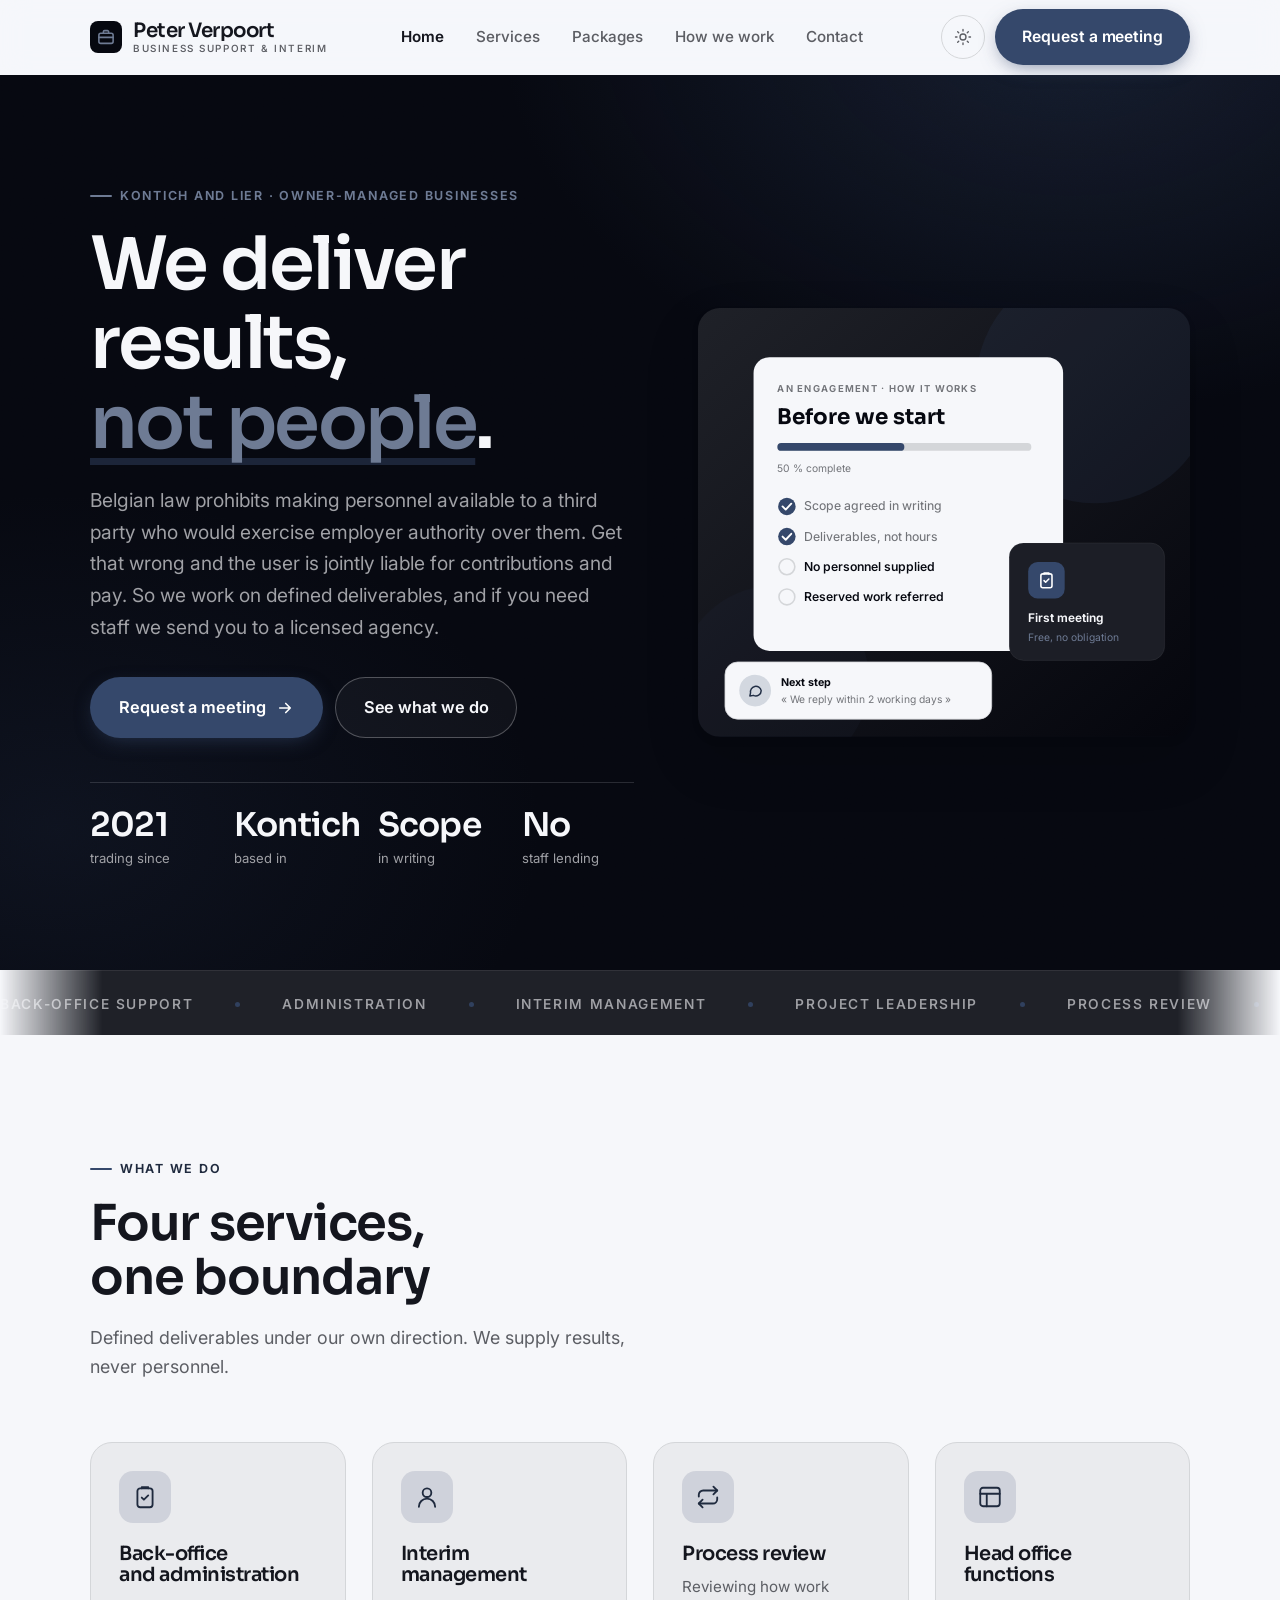
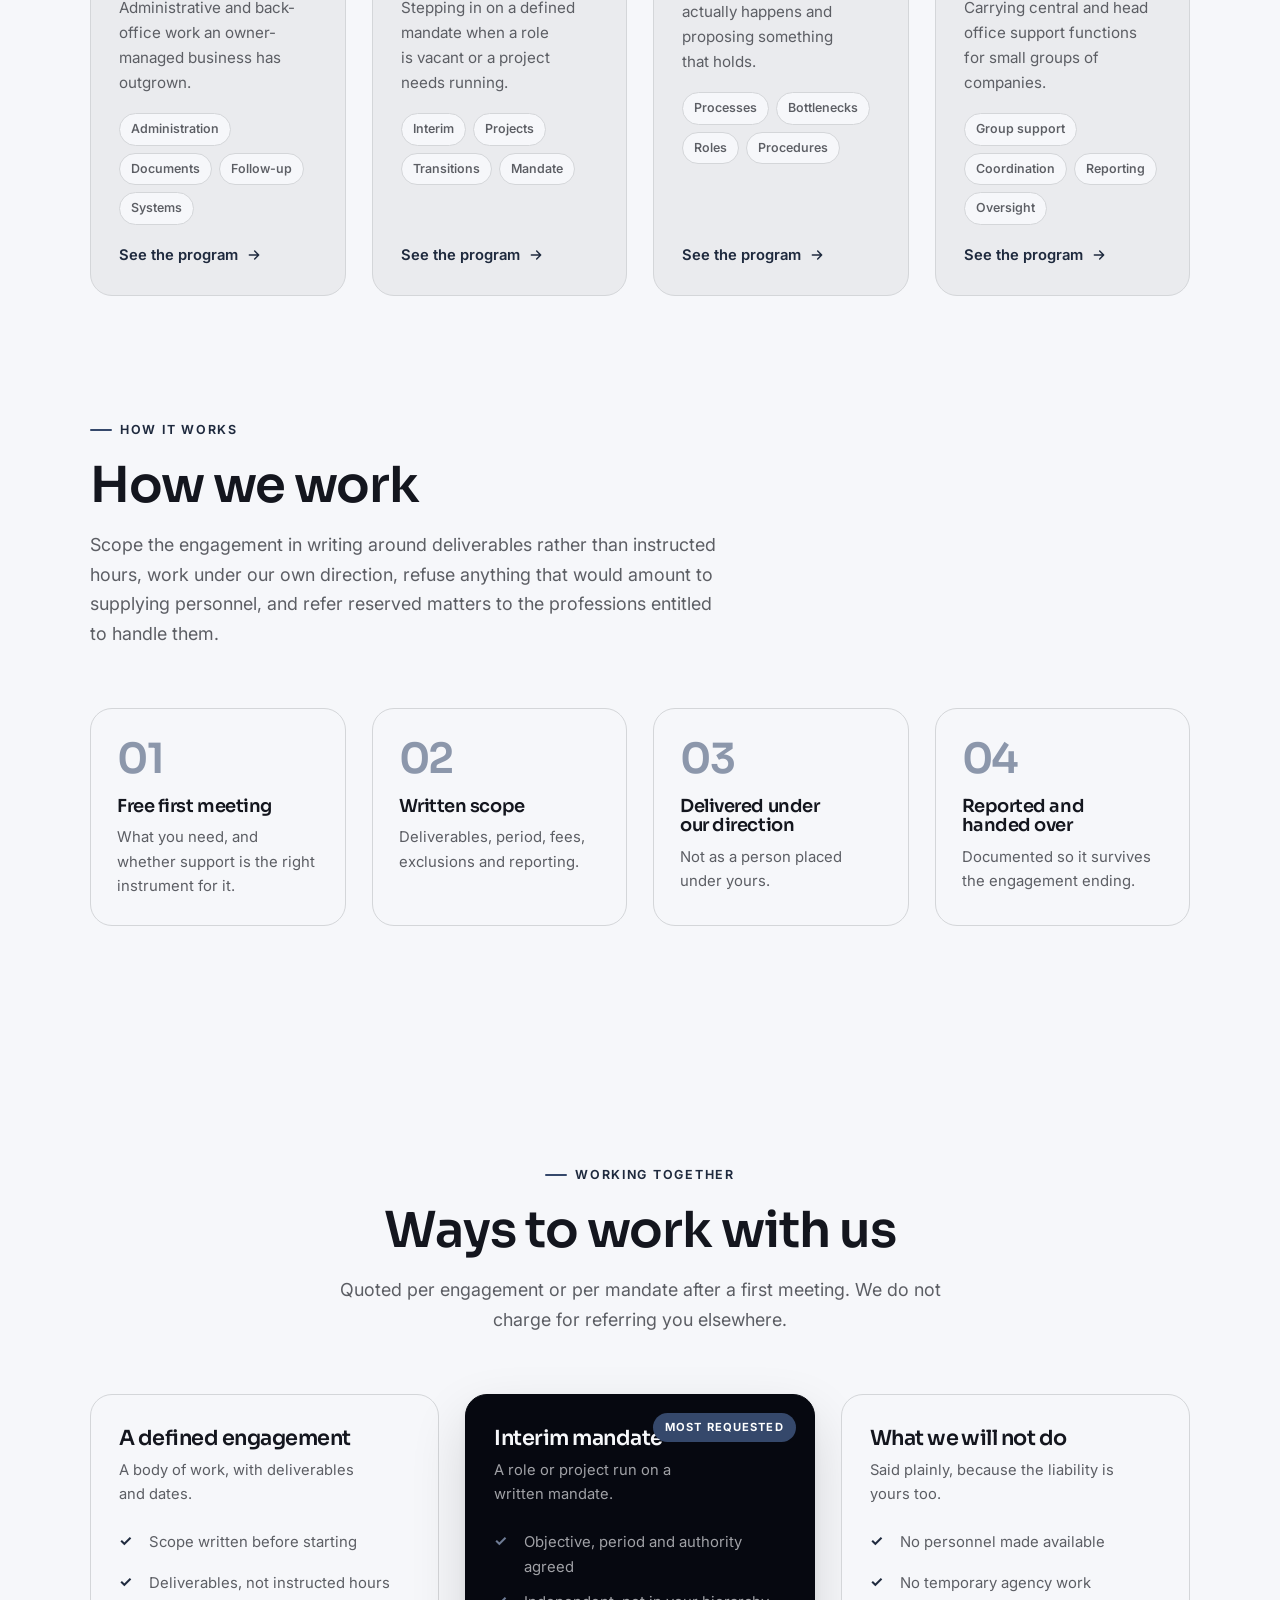
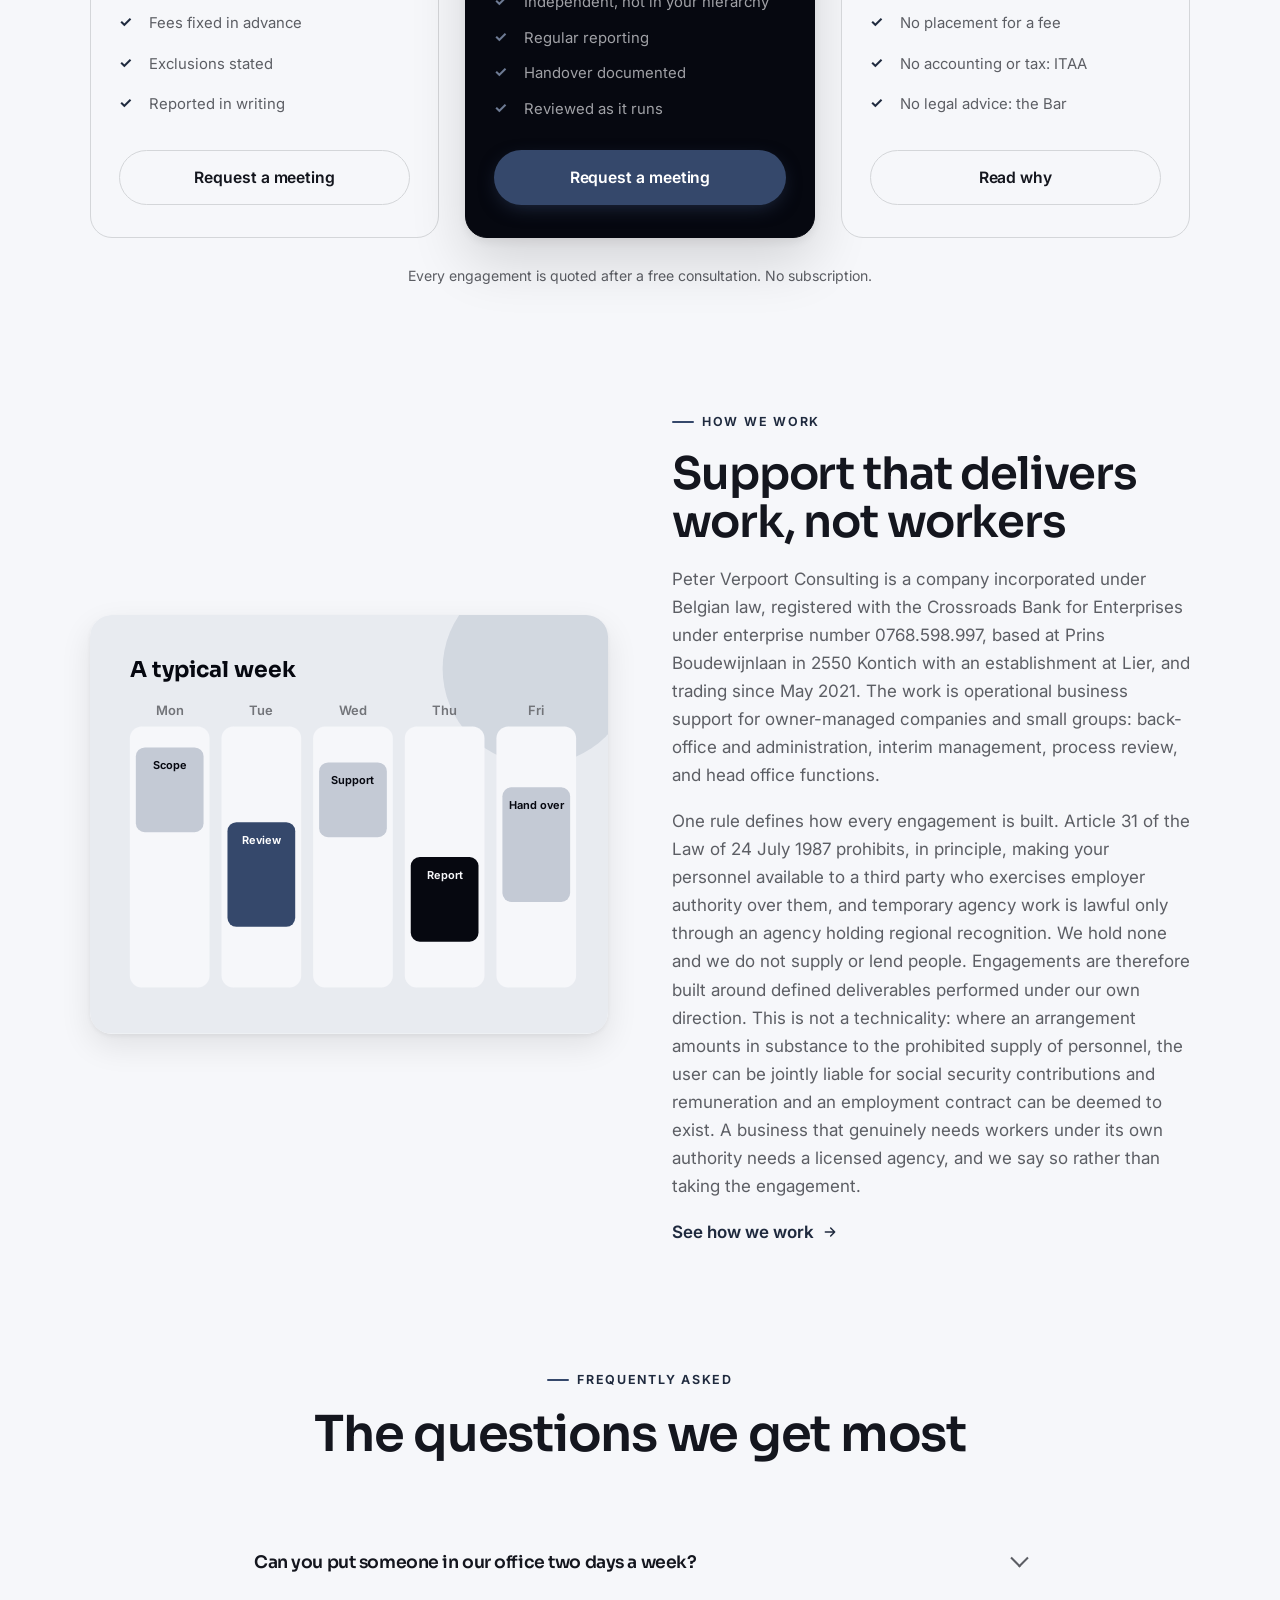
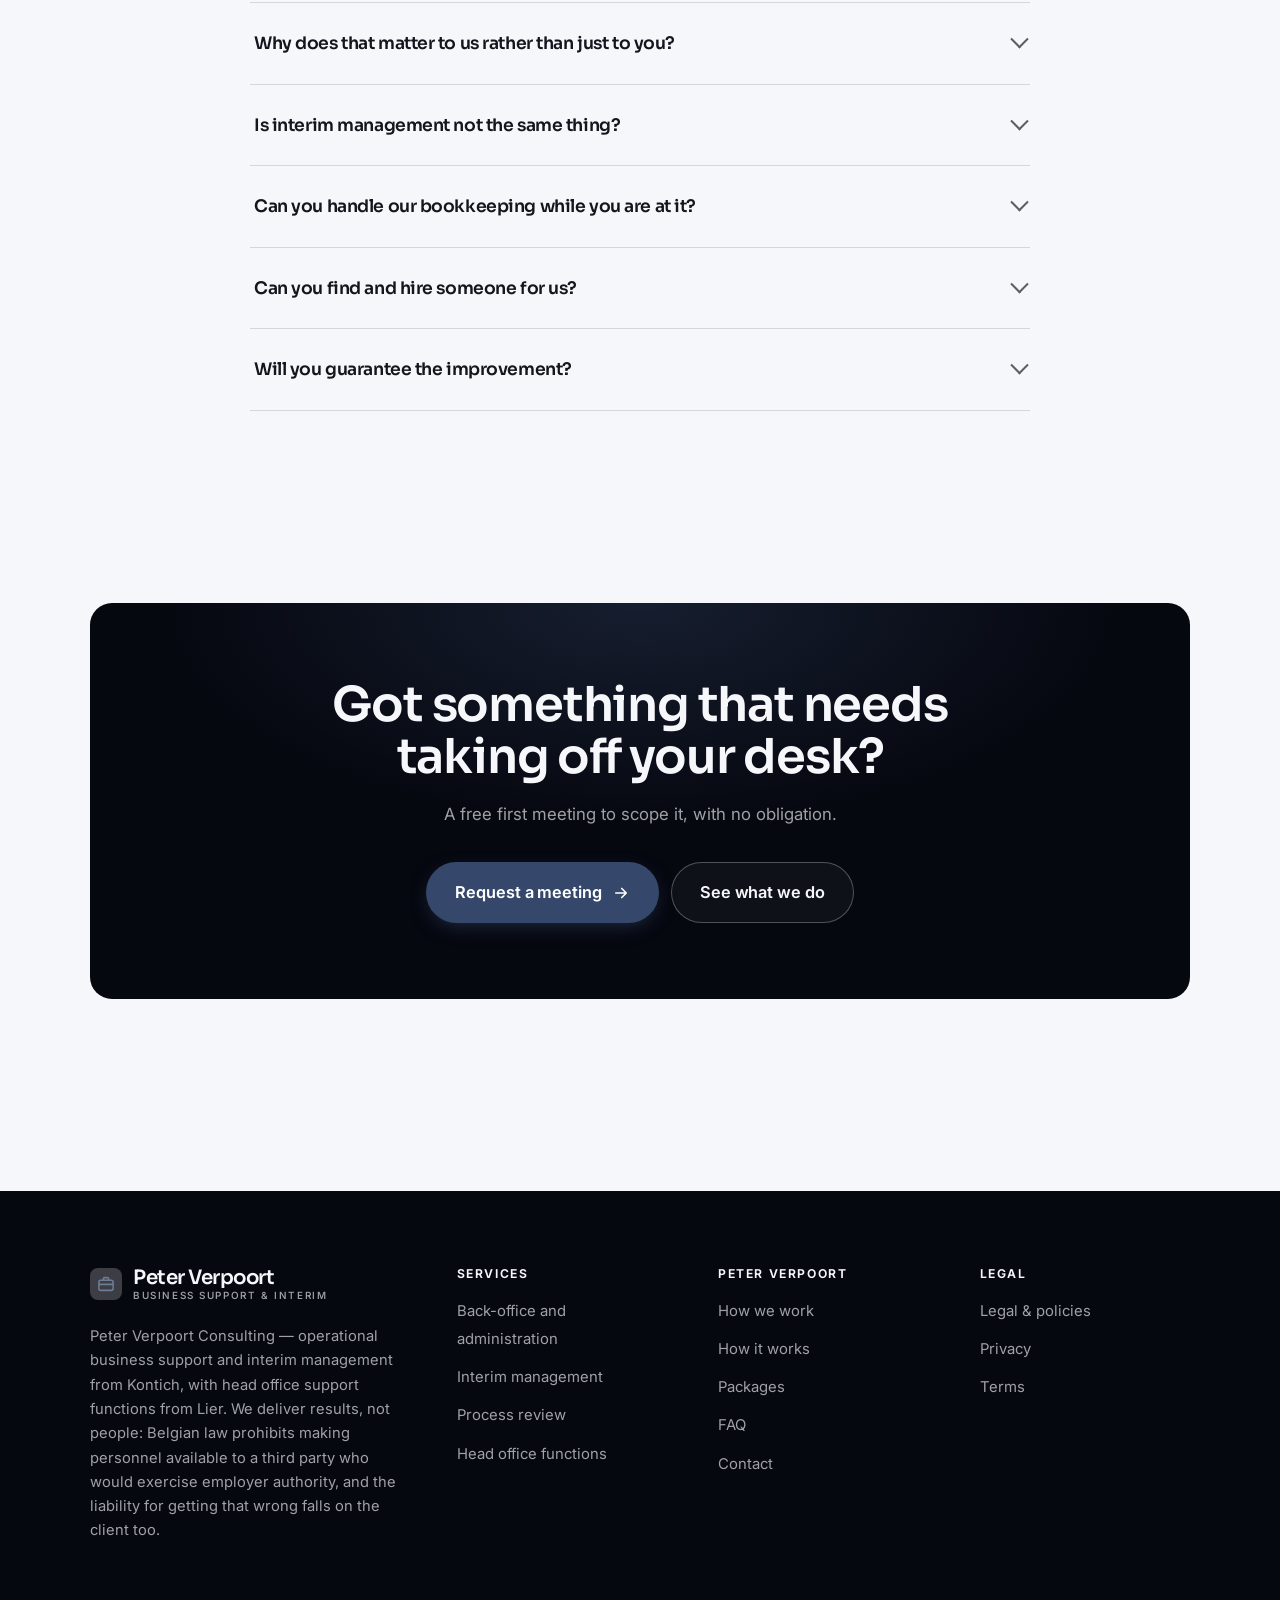
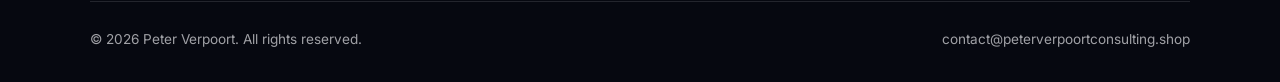
<file: index.html>
<!DOCTYPE html>
<html lang="en" class="no-js">
<head>
<meta charset="utf-8">
<meta name="viewport" content="width=device-width, initial-scale=1">
<title>Peter Verpoort Consulting — business support and interim, Kontich</title>
<meta name="description" content="Peter Verpoort Consulting, operational business support and interim management from Kontich: back-office support, interim management, process review, and head office functions.">
<link rel="canonical" href="https://peterverpoortconsulting.shop/">

<meta property="og:type" content="website">
<meta property="og:url" content="https://peterverpoortconsulting.shop/">
<meta property="og:site_name" content="Peter Verpoort">
<meta property="og:locale" content="en_US">
<meta property="og:title" content="Peter Verpoort Consulting — business support and interim, Kontich">
<meta property="og:description" content="Peter Verpoort Consulting, operational business support and interim management from Kontich: back-office support, interim management, process review, and head office functions.">
<meta name="theme-color" content="#060810">

<link rel="icon" href="assets/img/favicon.svg" type="image/svg+xml">
<link rel="preconnect" href="https://fonts.googleapis.com">
<link rel="preconnect" href="https://fonts.gstatic.com" crossorigin>
<link rel="stylesheet" href="https://fonts.googleapis.com/css2?family=Sora:wght@400;500;600;700&family=Inter:wght@400..700&display=swap">
<link rel="stylesheet" href="assets/css/style.css">

<!-- Thème appliqué avant le premier rendu (évite le flash) -->
<script>
document.documentElement.classList.remove('no-js');
(function(){try{var t=localStorage.getItem('site-theme');if(t){document.documentElement.setAttribute('data-theme',t);}}catch(e){}})();
</script>
<script type="application/ld+json">
{
  "@context": "https://schema.org",
  "@type": "Organization",
  "name": "Peter Verpoort",
  "url": "https://peterverpoortconsulting.shop/",
  "email": "contact@peterverpoortconsulting.shop",
  "description": "Peter Verpoort Consulting, operational business support and interim management from Kontich: back-office support, interim management, process review, and head office functions.",
  "areaServed": "US",
  "knowsLanguage": "en"
}
</script>
</head>

<body>
<a class="skip-link" href="#main">Skip to main content</a>

<header class="site-header">
  <nav class="wrap nav" aria-label="Main navigation">
    <a class="brand" href="index.html">
      <svg class="brand__mark" viewBox="0 0 64 64" aria-hidden="true">
        <rect class="bm-bg" width="64" height="64" rx="16"/>
        <g class="bm-ic" transform="translate(14 14) scale(1.5)" fill="none" stroke-width="2.1" stroke-linecap="round" stroke-linejoin="round"><rect x="2.5" y="7" width="19" height="13.5" rx="2.5"/><path d="M8.5 7V5a1.5 1.5 0 0 1 1.5-1.5h4A1.5 1.5 0 0 1 15.5 5v2M2.5 12.5h19"/></g>
      </svg>
      <span>Peter Verpoort<span class="brand__sub">BUSINESS SUPPORT &amp; INTERIM</span></span>
    </a>

    <ul class="nav__links" id="nav-links">
      <li><a href="index.html" aria-current="page">Home</a></li>
      <li><a href="programs.html">Services</a></li>
      <li><a href="index.html#pricing">Packages</a></li>
      <li><a href="about.html">How we work</a></li>
      <li><a href="contact.html">Contact</a></li>
      <li><a class="btn btn--primary" href="contact.html">Request a meeting</a></li>
    </ul>

    <div class="nav__cta">
      <button class="theme-toggle" type="button" aria-label="Switch to dark theme">
        <svg class="icon-sun" viewBox="0 0 24 24" fill="none" stroke="currentColor" stroke-width="1.8" stroke-linecap="round" aria-hidden="true"><circle cx="12" cy="12" r="4"/><path d="M12 2v2m0 16v2M2 12h2m16 0h2M4.9 4.9l1.4 1.4m11.4 11.4 1.4 1.4M19.1 4.9l-1.4 1.4M6.3 17.7l-1.4 1.4"/></svg>
        <svg class="icon-moon" viewBox="0 0 24 24" fill="none" stroke="currentColor" stroke-width="1.8" stroke-linecap="round" stroke-linejoin="round" aria-hidden="true"><path d="M21 12.8A9 9 0 1 1 11.2 3a7 7 0 0 0 9.8 9.8z"/></svg>
      </button>
      <a class="btn btn--primary" href="contact.html">Request a meeting</a>
      <button class="nav__toggle" type="button" aria-expanded="false" aria-controls="nav-links" aria-label="Open menu">
        <svg class="icon-open" viewBox="0 0 24 24" fill="none" stroke="currentColor" stroke-width="2" stroke-linecap="round" aria-hidden="true"><path d="M3 6h18M3 12h18M3 18h18"/></svg>
        <svg class="icon-close" viewBox="0 0 24 24" fill="none" stroke="currentColor" stroke-width="2" stroke-linecap="round" aria-hidden="true"><path d="M6 6l12 12M18 6L6 18"/></svg>
      </button>
    </div>
  </nav>
</header>

<main id="main">

<section class="hero">
  <div class="wrap hero__inner">
    <div>
      <span class="eyebrow hero__eyebrow">Kontich and Lier · Owner-managed businesses</span>
      <h1>We deliver results,<br> <em>not people</em>.</h1>
      <p class="hero__lede">Belgian law prohibits making personnel available to a third party who would exercise employer authority over them. Get that wrong and the user is jointly liable for contributions and pay. So we work on defined deliverables, and if you need staff we send you to a licensed agency.</p>

      <div class="hero__actions">
        <a class="btn btn--primary btn--lg" href="contact.html">Request a meeting <svg viewBox="0 0 24 24" fill="none" stroke="currentColor" stroke-width="2.2" stroke-linecap="round" stroke-linejoin="round" aria-hidden="true"><path d="M5 12h14M13 6l6 6-6 6"/></svg></a>
        <a class="btn btn--on-dark btn--lg" href="programs.html">See what we do</a>
      </div>

      <ul class="hero__proof">
        <li><span class="stat__num">2021</span><span class="stat__label">trading since</span></li>
        <li><span class="stat__num">Kontich</span><span class="stat__label">based in</span></li>
        <li><span class="stat__num">Scope</span><span class="stat__label">in writing</span></li>
        <li><span class="stat__num">No</span><span class="stat__label">staff lending</span></li>
      </ul>
    </div>

    <div class="hero__art">
      <svg viewBox="0 0 620 540" role="img" aria-label="How an engagement with Peter Verpoort Consulting works, from written scope to delivered results.">
        <defs>
          <linearGradient id="hbg" x1="0" y1="0" x2="1" y2="1">
            <stop offset="0" stop-color="#1f2128"/><stop offset="1" stop-color="#05060d"/>
          </linearGradient>
        </defs>
        <rect width="620" height="540" rx="22" fill="url(#hbg)"/>
        <circle cx="500" cy="96" r="150" fill="#35486b" opacity=".16"/>
        <circle cx="96" cy="470" r="120" fill="#35486b" opacity=".08"/>

        <g style="font-family: var(--font-body)">
          <!-- Carte programme -->
          <rect x="70" y="62" width="390" height="370" rx="20" fill="#f6f7fa"/>
          <text x="100" y="106" font-size="12" font-weight="650" letter-spacing="1.6" fill="#727479">AN ENGAGEMENT · HOW IT WORKS</text>
          <text x="100" y="146" font-size="27" font-weight="700" fill="#060810" style="font-family: var(--font-display)">Before we start</text>
          <rect x="100" y="170" width="320" height="10" rx="5" fill="#d4d6d9"/>
          <rect x="100" y="170" width="160" height="10" rx="5" fill="#35486b"/>
          <text x="100" y="206" font-size="13" fill="#727479">50 % complete</text>
          <circle cx="112" cy="250" r="11" fill="#35486b"/><path d="M106.5 250l4 4 7-7.5" fill="none" stroke="#ffffff" stroke-width="2.4" stroke-linecap="round" stroke-linejoin="round"/><text x="134" y="255" font-size="15.5" fill="#727479" font-weight="450">Scope agreed in writing</text>
          <circle cx="112" cy="288" r="11" fill="#35486b"/><path d="M106.5 288l4 4 7-7.5" fill="none" stroke="#ffffff" stroke-width="2.4" stroke-linecap="round" stroke-linejoin="round"/><text x="134" y="293" font-size="15.5" fill="#727479" font-weight="450">Deliverables, not hours</text>
          <circle cx="112" cy="326" r="10" fill="none" stroke="#d4d6d9" stroke-width="2"/><text x="134" y="331" font-size="15.5" fill="#060810" font-weight="560">No personnel supplied</text>
          <circle cx="112" cy="364" r="10" fill="none" stroke="#d4d6d9" stroke-width="2"/><text x="134" y="369" font-size="15.5" fill="#060810" font-weight="560">Reserved work referred</text>

          <!-- Carte séance -->
          <rect x="392" y="296" width="196" height="148" rx="18" fill="#1c1e26" stroke="#ffffff" stroke-opacity=".08"/>
          <rect x="416" y="320" width="46" height="46" rx="12" fill="#35486b"/>
          <g transform="translate(427 331)" fill="none" stroke="#ffffff" color="#ffffff" stroke-width="2" stroke-linecap="round" stroke-linejoin="round"><rect x="5" y="4" width="14" height="17.5" rx="2.5"/><path d="M9 4V3h6v1M9 12.5l2 2 4-4"/></g>
          <text x="416" y="396" font-size="15" font-weight="650" fill="#f6f7fa">First meeting</text>
          <text x="416" y="420" font-size="13" fill="#6e7b94">Free, no obligation</text>

          <!-- Retour du coach -->
          <rect x="34" y="446" width="336" height="72" rx="16" fill="#f6f7fa" stroke="#d4d6d9"/>
          <circle cx="72" cy="482" r="20" fill="#d3d8e0"/>
          <g transform="translate(62 472) scale(.84)" fill="none" stroke="#222f46" stroke-width="2.2" stroke-linecap="round" stroke-linejoin="round"><path d="M21 12a8 8 0 0 1-11.6 7.1L4 20l1-4.6A8 8 0 1 1 21 12z"/></g>
          <text x="104" y="476" font-size="13.5" font-weight="700" fill="#060810">Next step</text>
          <text x="104" y="498" font-size="13" fill="#727479">« We reply within 2 working days »</text>
        </g>
      </svg>
    </div>
  </div>
</section>

<div class="marquee" aria-hidden="true">
  <div class="marquee__track"><span>Back-office support</span><span>Administration</span><span>Interim management</span><span>Project leadership</span><span>Process review</span><span>Head office functions</span><span>Written scope</span><span>Deliverables</span><span>No staff supplied</span><span>Reserved work referred</span><span>Back-office support</span><span>Administration</span><span>Interim management</span><span>Project leadership</span><span>Process review</span><span>Head office functions</span><span>Written scope</span><span>Deliverables</span><span>No staff supplied</span><span>Reserved work referred</span></div>
</div>

<section class="section wrap" id="programs">
  <div class="section-head reveal">
    <span class="eyebrow">What we do</span>
    <h2>Four services, one boundary</h2>
    <p>Defined deliverables under our own direction. We supply results, never personnel.</p>
  </div>
  <div class="grid grid--4 reveal-group">
    <a class="card" href="programs.html#backoffice">
      <div class="card__icon"><svg viewBox="0 0 24 24" fill="none" stroke="currentColor" stroke-width="1.7" stroke-linecap="round" stroke-linejoin="round" aria-hidden="true"><rect x="5" y="4" width="14" height="17.5" rx="2.5"/><path d="M9 4V3h6v1M9 12.5l2 2 4-4"/></svg></div>
      <h3>Back-office and administration</h3>
      <p>Administrative and back-office work an owner-managed business has outgrown.</p>
      <ul class="tags"><li>Administration</li><li>Documents</li><li>Follow-up</li><li>Systems</li></ul>
      <span class="arrow-link">See the program <svg viewBox="0 0 24 24" fill="none" stroke="currentColor" stroke-width="2.2" stroke-linecap="round" stroke-linejoin="round" aria-hidden="true"><path d="M5 12h14M13 6l6 6-6 6"/></svg></span>
    </a>
    <a class="card" href="programs.html#interim">
      <div class="card__icon"><svg viewBox="0 0 24 24" fill="none" stroke="currentColor" stroke-width="1.7" stroke-linecap="round" stroke-linejoin="round" aria-hidden="true"><circle cx="12" cy="8" r="4"/><path d="M4.5 21a7.5 7.5 0 0 1 15 0"/></svg></div>
      <h3>Interim management</h3>
      <p>Stepping in on a defined mandate when a role is vacant or a project needs running.</p>
      <ul class="tags"><li>Interim</li><li>Projects</li><li>Transitions</li><li>Mandate</li></ul>
      <span class="arrow-link">See the program <svg viewBox="0 0 24 24" fill="none" stroke="currentColor" stroke-width="2.2" stroke-linecap="round" stroke-linejoin="round" aria-hidden="true"><path d="M5 12h14M13 6l6 6-6 6"/></svg></span>
    </a>
    <a class="card" href="programs.html#process">
      <div class="card__icon"><svg viewBox="0 0 24 24" fill="none" stroke="currentColor" stroke-width="1.7" stroke-linecap="round" stroke-linejoin="round" aria-hidden="true"><path d="M17 2.5l3.5 3.5L17 9.5"/><path d="M3.5 11.5V10A4 4 0 0 1 7.5 6h13M7 21.5 3.5 18 7 14.5"/><path d="M20.5 12.5V14a4 4 0 0 1-4 4h-13"/></svg></div>
      <h3>Process review</h3>
      <p>Reviewing how work actually happens and proposing something that holds.</p>
      <ul class="tags"><li>Processes</li><li>Bottlenecks</li><li>Roles</li><li>Procedures</li></ul>
      <span class="arrow-link">See the program <svg viewBox="0 0 24 24" fill="none" stroke="currentColor" stroke-width="2.2" stroke-linecap="round" stroke-linejoin="round" aria-hidden="true"><path d="M5 12h14M13 6l6 6-6 6"/></svg></span>
    </a>
    <a class="card" href="programs.html#headoffice">
      <div class="card__icon"><svg viewBox="0 0 24 24" fill="none" stroke="currentColor" stroke-width="1.7" stroke-linecap="round" stroke-linejoin="round" aria-hidden="true"><rect x="3" y="3.5" width="18" height="17" rx="2.5"/><path d="M3 9h18M9 9v11.5"/></svg></div>
      <h3>Head office functions</h3>
      <p>Carrying central and head office support functions for small groups of companies.</p>
      <ul class="tags"><li>Group support</li><li>Coordination</li><li>Reporting</li><li>Oversight</li></ul>
      <span class="arrow-link">See the program <svg viewBox="0 0 24 24" fill="none" stroke="currentColor" stroke-width="2.2" stroke-linecap="round" stroke-linejoin="round" aria-hidden="true"><path d="M5 12h14M13 6l6 6-6 6"/></svg></span>
    </a>
  </div>
</section>

<section class="section section--flush wrap" id="how-it-works">
  <div class="section-head reveal">
    <span class="eyebrow">How it works</span>
    <h2>How we work</h2>
    <p>Scope the engagement in writing around deliverables rather than instructed hours, work under our own direction, refuse anything that would amount to supplying personnel, and refer reserved matters to the professions entitled to handle them.</p>
  </div>
  <div class="grid grid--4 steps reveal-group">
    <article class="step">
      <h3>Free first meeting</h3>
      <p>What you need, and whether support is the right instrument for it.</p>
    </article>
    <article class="step">
      <h3>Written scope</h3>
      <p>Deliverables, period, fees, exclusions and reporting.</p>
    </article>
    <article class="step">
      <h3>Delivered under our direction</h3>
      <p>Not as a person placed under yours.</p>
    </article>
    <article class="step">
      <h3>Reported and handed over</h3>
      <p>Documented so it survives the engagement ending.</p>
    </article>
  </div>
</section>

<section class="section wrap" id="pricing">
  <div class="section-head section-head--center reveal">
    <span class="eyebrow">Working together</span>
    <h2>Ways to work with us</h2>
    <p>Quoted per engagement or per mandate after a first meeting. We do not charge for referring you elsewhere.</p>
  </div>
  <div class="grid grid--3 plans reveal-group">
    <article class="plan">
      
      <h3>A defined engagement</h3>
      <p class="plan__desc">A body of work, with deliverables and dates.</p>
      
      <ul class="plan__features">
        <li>Scope written before starting</li>
        <li>Deliverables, not instructed hours</li>
        <li>Fees fixed in advance</li>
        <li>Exclusions stated</li>
        <li>Reported in writing</li>
      </ul>
      <a class="btn btn--ghost btn--block" href="contact.html">Request a meeting</a>
    </article>
    <article class="plan plan--featured">
      <span class="plan__tag">Most requested</span>
      <h3>Interim mandate</h3>
      <p class="plan__desc">A role or project run on a written mandate.</p>
      
      <ul class="plan__features">
        <li>Objective, period and authority agreed</li>
        <li>Independent, not in your hierarchy</li>
        <li>Regular reporting</li>
        <li>Handover documented</li>
        <li>Reviewed as it runs</li>
      </ul>
      <a class="btn btn--primary btn--block" href="contact.html">Request a meeting</a>
    </article>
    <article class="plan">
      
      <h3>What we will not do</h3>
      <p class="plan__desc">Said plainly, because the liability is yours too.</p>
      
      <ul class="plan__features">
        <li>No personnel made available</li>
        <li>No temporary agency work</li>
        <li>No placement for a fee</li>
        <li>No accounting or tax: ITAA</li>
        <li>No legal advice: the Bar</li>
      </ul>
      <a class="btn btn--ghost btn--block" href="contact.html">Read why</a>
    </article>
  </div>
  <p class="plans-note">Every engagement is quoted after a free consultation. No subscription.</p>
</section>

<section class="section section--flush wrap">
  <div class="split reveal">
    <div class="split__art">
      <svg viewBox="0 0 520 420" role="img" aria-label="Example of a typical week: Scope, Review, Support, Report, Hand over.">
        <rect width="520" height="420" rx="20" fill="#e8ebf0"/>
        <circle cx="450" cy="54" r="96" fill="#35486b" opacity=".12"/>
        <g style="font-family: var(--font-body)">
        <text x="40" y="62" font-size="22" font-weight="700" fill="#060810" style="font-family: var(--font-display)">A typical week</text>
        <text x="80" y="100" text-anchor="middle" font-size="13" font-weight="600" fill="#727479">Mon</text>
        <rect x="40" y="112" width="80" height="262" rx="12" fill="#f6f7fa"/>
        <rect x="46" y="133" width="68" height="85" rx="9" fill="#c4cad5"/>
        <text x="80" y="155" text-anchor="middle" font-size="11" font-weight="650" fill="#060810">Scope</text>
        <text x="172" y="100" text-anchor="middle" font-size="13" font-weight="600" fill="#727479">Tue</text>
        <rect x="132" y="112" width="80" height="262" rx="12" fill="#f6f7fa"/>
        <rect x="138" y="208" width="68" height="105" rx="9" fill="#35486b"/>
        <text x="172" y="230" text-anchor="middle" font-size="11" font-weight="650" fill="#ffffff">Review</text>
        <text x="264" y="100" text-anchor="middle" font-size="13" font-weight="600" fill="#727479">Wed</text>
        <rect x="224" y="112" width="80" height="262" rx="12" fill="#f6f7fa"/>
        <rect x="230" y="148" width="68" height="75" rx="9" fill="#c4cad5"/>
        <text x="264" y="170" text-anchor="middle" font-size="11" font-weight="650" fill="#060810">Support</text>
        <text x="356" y="100" text-anchor="middle" font-size="13" font-weight="600" fill="#727479">Thu</text>
        <rect x="316" y="112" width="80" height="262" rx="12" fill="#f6f7fa"/>
        <rect x="322" y="243" width="68" height="85" rx="9" fill="#060810"/>
        <text x="356" y="265" text-anchor="middle" font-size="11" font-weight="650" fill="#f6f7fa">Report</text>
        <text x="448" y="100" text-anchor="middle" font-size="13" font-weight="600" fill="#727479">Fri</text>
        <rect x="408" y="112" width="80" height="262" rx="12" fill="#f6f7fa"/>
        <rect x="414" y="173" width="68" height="115" rx="9" fill="#c4cad5"/>
        <text x="448" y="195" text-anchor="middle" font-size="11" font-weight="650" fill="#060810">Hand over</text>
        </g>
      </svg>
    </div>
    <div>
      <span class="eyebrow">How we work</span>
      <h2>Support that delivers work, not workers</h2>
      <p>Peter Verpoort Consulting is a company incorporated under Belgian law, registered with the Crossroads Bank for Enterprises under enterprise number 0768.598.997, based at Prins Boudewijnlaan in 2550 Kontich with an establishment at Lier, and trading since May 2021. The work is operational business support for owner-managed companies and small groups: back-office and administration, interim management, process review, and head office functions.</p>
      <p>One rule defines how every engagement is built. Article 31 of the Law of 24 July 1987 prohibits, in principle, making your personnel available to a third party who exercises employer authority over them, and temporary agency work is lawful only through an agency holding regional recognition. We hold none and we do not supply or lend people. Engagements are therefore built around defined deliverables performed under our own direction. This is not a technicality: where an arrangement amounts in substance to the prohibited supply of personnel, the user can be jointly liable for social security contributions and remuneration and an employment contract can be deemed to exist. A business that genuinely needs workers under its own authority needs a licensed agency, and we say so rather than taking the engagement.</p>
      <p><a class="arrow-link" href="about.html">See how we work <svg viewBox="0 0 24 24" fill="none" stroke="currentColor" stroke-width="2.2" stroke-linecap="round" stroke-linejoin="round" aria-hidden="true"><path d="M5 12h14M13 6l6 6-6 6"/></svg></a></p>
    </div>
  </div>
</section>

<section class="section section--flush wrap" id="faq">
  <div class="section-head section-head--center reveal">
    <span class="eyebrow">Frequently asked</span>
    <h2>The questions we get most</h2>
  </div>
  <div class="faq reveal">
    <details>
      <summary>Can you put someone in our office two days a week?</summary>
      <p>Not as a person working under your instruction, no. That would be making personnel available to a third party exercising employer authority, which Article 31 of the Law of 24 July 1987 prohibits outside licensed temporary agency work. What we can do is take a defined body of work and deliver it under our own direction. If what you need is genuinely a pair of hands under your supervision, you need a licensed agency and we will point you to one.</p>
    </details>
    <details>
      <summary>Why does that matter to us rather than just to you?</summary>
      <p>Because the liability runs both ways. Where personnel are unlawfully made available, the user of those workers can be held jointly and severally liable for social security contributions and remuneration, and an employment contract can be deemed to exist between the user and the worker. A supplier who is relaxed about the distinction is exposing you, not only itself.</p>
    </details>
    <details>
      <summary>Is interim management not the same thing?</summary>
      <p>Not when it is structured properly. An interim mandate is a defined assignment performed by an independent undertaking: an objective, a period, an agreed authority and a reporting line, with us retaining the organisation of our own work. What makes it different from employment or staff supply is precisely that structure, which is why we write it down rather than agreeing it in a conversation.</p>
    </details>
    <details>
      <summary>Can you handle our bookkeeping while you are at it?</summary>
      <p>No. Keeping books, preparing annual accounts and giving tax advice are reserved in Belgium to professionals registered with the ITAA. We work from your figures and alongside your accountant, but we do not produce them and we do not advise on tax. The same applies to legal questions, which belong to a lawyer, and to anything touching investments, which needs FSMA authorisation.</p>
    </details>
    <details>
      <summary>Can you find and hire someone for us?</summary>
      <p>We can help you define the role, the process and how to assess candidates. We cannot place a candidate in employment for a fee, which requires recognition from the Region that we do not hold. The actual recruitment goes to a licensed agency, and that is a sentence worth hearing from a supplier rather than discovering afterwards.</p>
    </details>
    <details>
      <summary>Will you guarantee the improvement?</summary>
      <p>No, and a guarantee there should make you suspicious. We answer for the work, the reasoning and the deliverables. Whether the business improves depends on decisions you take and on execution by your people, neither of which is ours to control. We write our assumptions down so you can argue with them.</p>
    </details>
  </div>
</section>

<section class="wrap section--tight">
  <div class="cta-band reveal">
    <h2>Got something that needs taking off your desk?</h2>
    <p>A free first meeting to scope it, with no obligation.</p>
    <div class="hero__actions">
      <a class="btn btn--primary btn--lg" href="contact.html">Request a meeting <svg viewBox="0 0 24 24" fill="none" stroke="currentColor" stroke-width="2.2" stroke-linecap="round" stroke-linejoin="round" aria-hidden="true"><path d="M5 12h14M13 6l6 6-6 6"/></svg></a>
      <a class="btn btn--on-dark btn--lg" href="programs.html">See what we do</a>
    </div>
  </div>
</section>

</main>

<footer class="site-footer">
  <div class="wrap">
    <div class="footer__grid">
      <div class="footer__brand">
        <a class="brand" href="index.html">
          <svg class="brand__mark" viewBox="0 0 64 64" aria-hidden="true">
        <rect class="bm-bg" width="64" height="64" rx="16"/>
        <g class="bm-ic" transform="translate(14 14) scale(1.5)" fill="none" stroke-width="2.1" stroke-linecap="round" stroke-linejoin="round"><rect x="2.5" y="7" width="19" height="13.5" rx="2.5"/><path d="M8.5 7V5a1.5 1.5 0 0 1 1.5-1.5h4A1.5 1.5 0 0 1 15.5 5v2M2.5 12.5h19"/></g>
      </svg>
          <span>Peter Verpoort<span class="brand__sub">BUSINESS SUPPORT &amp; INTERIM</span></span>
        </a>
        <p>Peter Verpoort Consulting — operational business support and interim management from Kontich, with head office support functions from Lier. We deliver results, not people: Belgian law prohibits making personnel available to a third party who would exercise employer authority, and the liability for getting that wrong falls on the client too.</p>
      </div>

      <div class="footer__col">
        <h4>Services</h4>
        <ul>
          <li><a href="programs.html#backoffice">Back-office and administration</a></li>
          <li><a href="programs.html#interim">Interim management</a></li>
          <li><a href="programs.html#process">Process review</a></li>
          <li><a href="programs.html#headoffice">Head office functions</a></li>
        </ul>
      </div>

      <div class="footer__col">
        <h4>Peter Verpoort</h4>
        <ul>
          <li><a href="about.html">How we work</a></li>
          <li><a href="index.html#how-it-works">How it works</a></li>
          <li><a href="index.html#pricing">Packages</a></li>
          <li><a href="index.html#faq">FAQ</a></li>
          <li><a href="contact.html">Contact</a></li>
        </ul>
      </div>

      <div class="footer__col">
        <h4>Legal</h4>
        <ul>
          <li><a href="legal.html">Legal &amp; policies</a></li>
          <li><a href="legal.html#privacy">Privacy</a></li>
          <li><a href="legal.html#terms">Terms</a></li>
        </ul>
      </div>
    </div>

    <div class="footer__bottom">
      <p>© <span data-year>2026</span> Peter Verpoort. All rights reserved.</p>
      <p><a href="mailto:contact@peterverpoortconsulting.shop">contact@peterverpoortconsulting.shop</a></p>
    </div>
  </div>
</footer>

<script src="assets/js/main.js" defer></script>
</body>
</html>
</file>
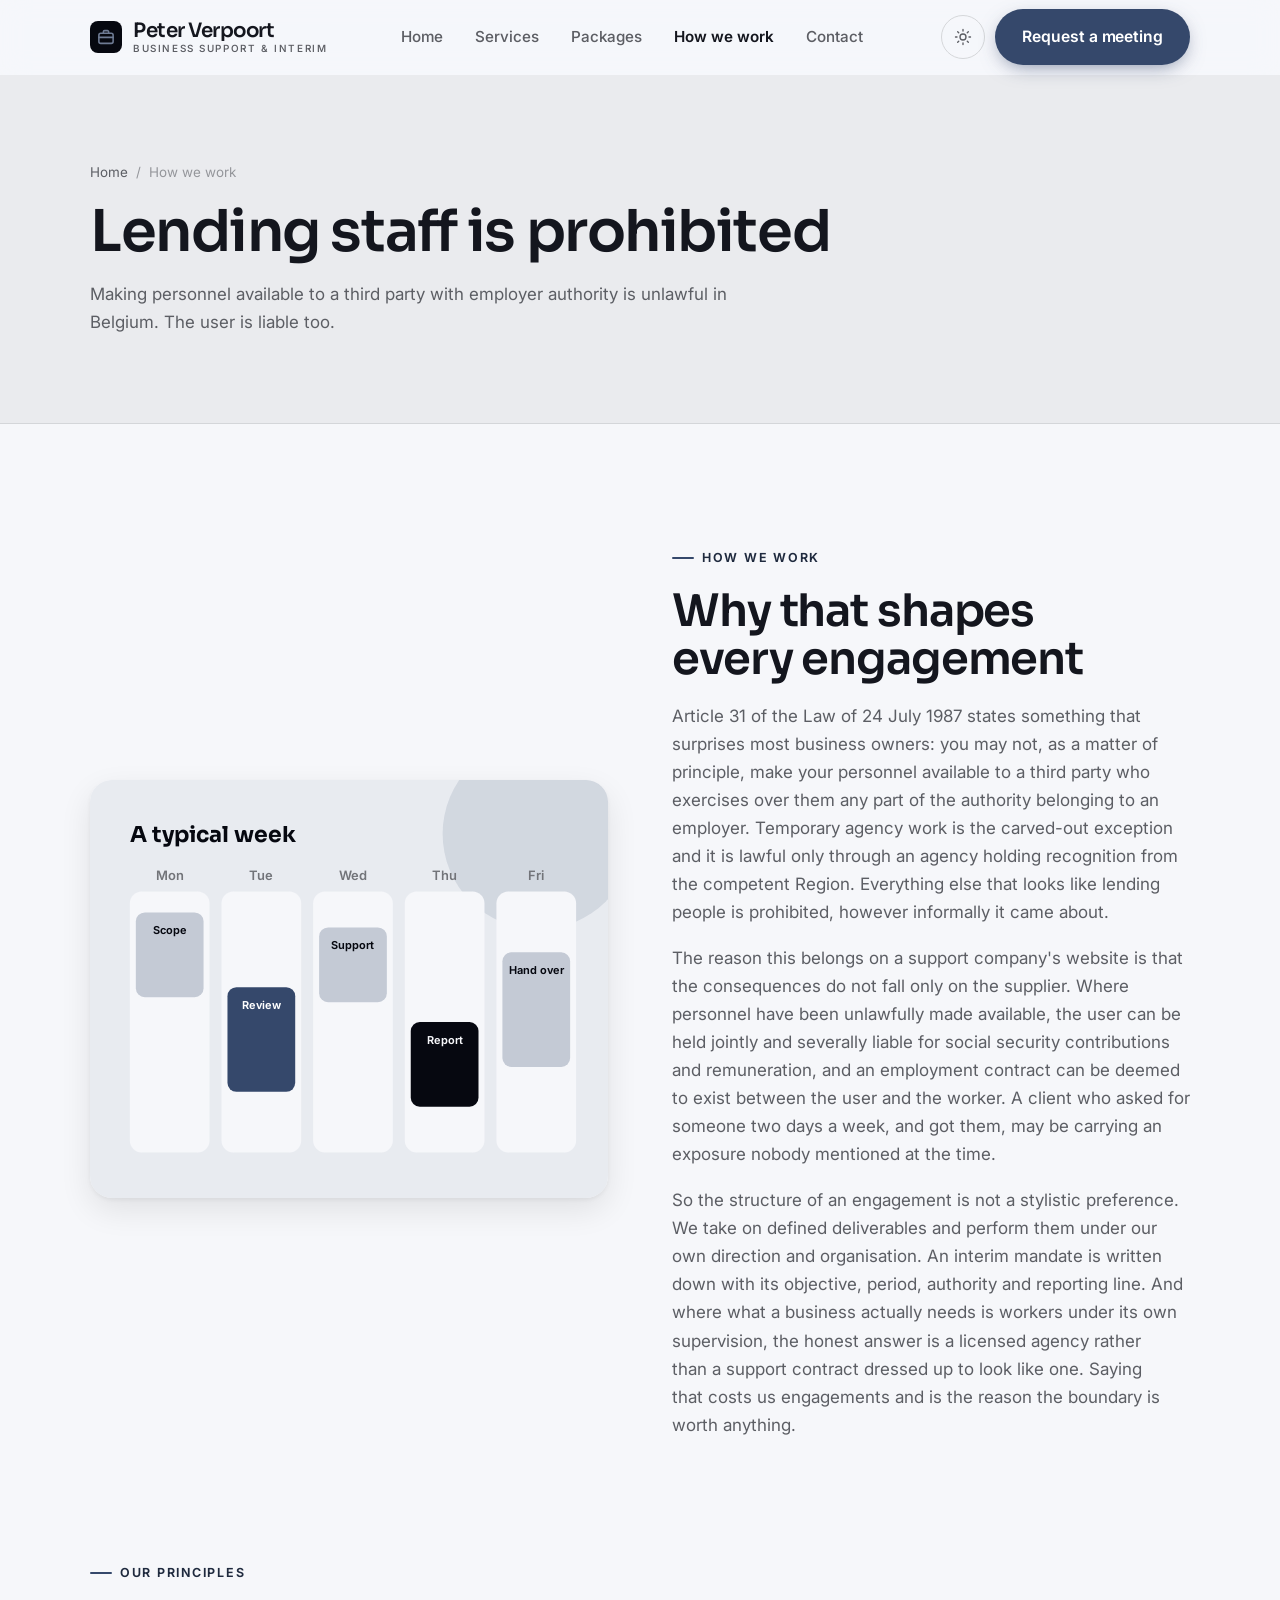
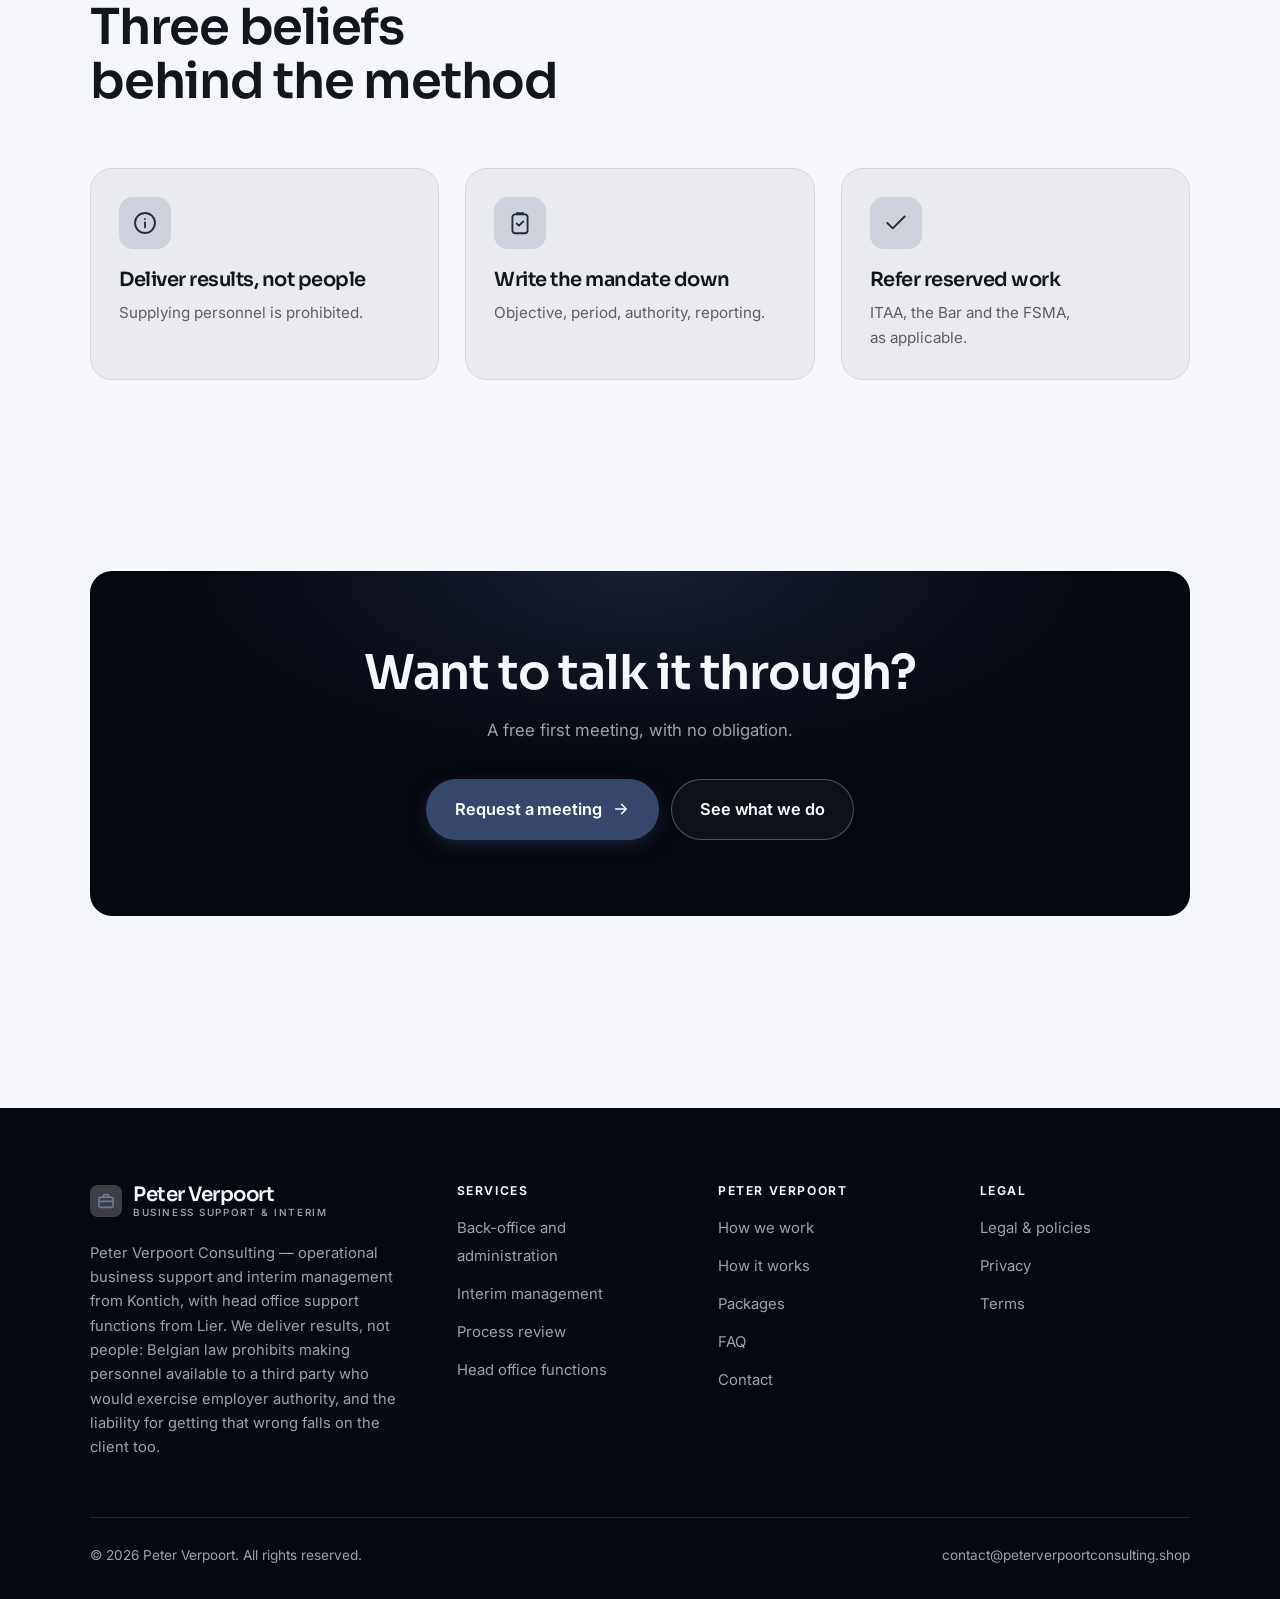
<file: about.html>
<!DOCTYPE html>
<html lang="en" class="no-js">
<head>
<meta charset="utf-8">
<meta name="viewport" content="width=device-width, initial-scale=1">
<title>How we work — Peter Verpoort</title>
<meta name="description" content="About Peter Verpoort Consulting, business support and interim management in Kontich, enterprise number 0768.598.997.">
<link rel="canonical" href="https://peterverpoortconsulting.shop/about.html">

<meta property="og:type" content="website">
<meta property="og:url" content="https://peterverpoortconsulting.shop/about.html">
<meta property="og:site_name" content="Peter Verpoort">
<meta property="og:locale" content="en_US">
<meta property="og:title" content="How we work — Peter Verpoort">
<meta property="og:description" content="About Peter Verpoort Consulting, business support and interim management in Kontich, enterprise number 0768.598.997.">
<meta name="theme-color" content="#060810">

<link rel="icon" href="assets/img/favicon.svg" type="image/svg+xml">
<link rel="preconnect" href="https://fonts.googleapis.com">
<link rel="preconnect" href="https://fonts.gstatic.com" crossorigin>
<link rel="stylesheet" href="https://fonts.googleapis.com/css2?family=Sora:wght@400;500;600;700&family=Inter:wght@400..700&display=swap">
<link rel="stylesheet" href="assets/css/style.css">

<!-- Thème appliqué avant le premier rendu (évite le flash) -->
<script>
document.documentElement.classList.remove('no-js');
(function(){try{var t=localStorage.getItem('site-theme');if(t){document.documentElement.setAttribute('data-theme',t);}}catch(e){}})();
</script>
</head>

<body>
<a class="skip-link" href="#main">Skip to main content</a>

<header class="site-header">
  <nav class="wrap nav" aria-label="Main navigation">
    <a class="brand" href="index.html">
      <svg class="brand__mark" viewBox="0 0 64 64" aria-hidden="true">
        <rect class="bm-bg" width="64" height="64" rx="16"/>
        <g class="bm-ic" transform="translate(14 14) scale(1.5)" fill="none" stroke-width="2.1" stroke-linecap="round" stroke-linejoin="round"><rect x="2.5" y="7" width="19" height="13.5" rx="2.5"/><path d="M8.5 7V5a1.5 1.5 0 0 1 1.5-1.5h4A1.5 1.5 0 0 1 15.5 5v2M2.5 12.5h19"/></g>
      </svg>
      <span>Peter Verpoort<span class="brand__sub">BUSINESS SUPPORT &amp; INTERIM</span></span>
    </a>

    <ul class="nav__links" id="nav-links">
      <li><a href="index.html">Home</a></li>
      <li><a href="programs.html">Services</a></li>
      <li><a href="index.html#pricing">Packages</a></li>
      <li><a href="about.html" aria-current="page">How we work</a></li>
      <li><a href="contact.html">Contact</a></li>
      <li><a class="btn btn--primary" href="contact.html">Request a meeting</a></li>
    </ul>

    <div class="nav__cta">
      <button class="theme-toggle" type="button" aria-label="Switch to dark theme">
        <svg class="icon-sun" viewBox="0 0 24 24" fill="none" stroke="currentColor" stroke-width="1.8" stroke-linecap="round" aria-hidden="true"><circle cx="12" cy="12" r="4"/><path d="M12 2v2m0 16v2M2 12h2m16 0h2M4.9 4.9l1.4 1.4m11.4 11.4 1.4 1.4M19.1 4.9l-1.4 1.4M6.3 17.7l-1.4 1.4"/></svg>
        <svg class="icon-moon" viewBox="0 0 24 24" fill="none" stroke="currentColor" stroke-width="1.8" stroke-linecap="round" stroke-linejoin="round" aria-hidden="true"><path d="M21 12.8A9 9 0 1 1 11.2 3a7 7 0 0 0 9.8 9.8z"/></svg>
      </button>
      <a class="btn btn--primary" href="contact.html">Request a meeting</a>
      <button class="nav__toggle" type="button" aria-expanded="false" aria-controls="nav-links" aria-label="Open menu">
        <svg class="icon-open" viewBox="0 0 24 24" fill="none" stroke="currentColor" stroke-width="2" stroke-linecap="round" aria-hidden="true"><path d="M3 6h18M3 12h18M3 18h18"/></svg>
        <svg class="icon-close" viewBox="0 0 24 24" fill="none" stroke="currentColor" stroke-width="2" stroke-linecap="round" aria-hidden="true"><path d="M6 6l12 12M18 6L6 18"/></svg>
      </button>
    </div>
  </nav>
</header>

<main id="main">

<section class="page-head">
  <div class="wrap">
    <nav class="breadcrumb" aria-label="Breadcrumb">
      <a href="index.html">Home</a><span>/</span><span aria-current="page">How we work</span>
    </nav>
    <h1>Lending staff is prohibited</h1>
    <p>Making personnel available to a third party with employer authority is unlawful in Belgium. The user is liable too.</p>
  </div>
</section>

<section class="section wrap">
  <div class="split reveal">
    <div class="split__art">
      <svg viewBox="0 0 520 420" role="img" aria-label="Example of a typical week: Scope, Review, Support, Report, Hand over.">
        <rect width="520" height="420" rx="20" fill="#e8ebf0"/>
        <circle cx="450" cy="54" r="96" fill="#35486b" opacity=".12"/>
        <g style="font-family: var(--font-body)">
        <text x="40" y="62" font-size="22" font-weight="700" fill="#060810" style="font-family: var(--font-display)">A typical week</text>
        <text x="80" y="100" text-anchor="middle" font-size="13" font-weight="600" fill="#727479">Mon</text>
        <rect x="40" y="112" width="80" height="262" rx="12" fill="#f6f7fa"/>
        <rect x="46" y="133" width="68" height="85" rx="9" fill="#c4cad5"/>
        <text x="80" y="155" text-anchor="middle" font-size="11" font-weight="650" fill="#060810">Scope</text>
        <text x="172" y="100" text-anchor="middle" font-size="13" font-weight="600" fill="#727479">Tue</text>
        <rect x="132" y="112" width="80" height="262" rx="12" fill="#f6f7fa"/>
        <rect x="138" y="208" width="68" height="105" rx="9" fill="#35486b"/>
        <text x="172" y="230" text-anchor="middle" font-size="11" font-weight="650" fill="#ffffff">Review</text>
        <text x="264" y="100" text-anchor="middle" font-size="13" font-weight="600" fill="#727479">Wed</text>
        <rect x="224" y="112" width="80" height="262" rx="12" fill="#f6f7fa"/>
        <rect x="230" y="148" width="68" height="75" rx="9" fill="#c4cad5"/>
        <text x="264" y="170" text-anchor="middle" font-size="11" font-weight="650" fill="#060810">Support</text>
        <text x="356" y="100" text-anchor="middle" font-size="13" font-weight="600" fill="#727479">Thu</text>
        <rect x="316" y="112" width="80" height="262" rx="12" fill="#f6f7fa"/>
        <rect x="322" y="243" width="68" height="85" rx="9" fill="#060810"/>
        <text x="356" y="265" text-anchor="middle" font-size="11" font-weight="650" fill="#f6f7fa">Report</text>
        <text x="448" y="100" text-anchor="middle" font-size="13" font-weight="600" fill="#727479">Fri</text>
        <rect x="408" y="112" width="80" height="262" rx="12" fill="#f6f7fa"/>
        <rect x="414" y="173" width="68" height="115" rx="9" fill="#c4cad5"/>
        <text x="448" y="195" text-anchor="middle" font-size="11" font-weight="650" fill="#060810">Hand over</text>
        </g>
      </svg>
    </div>
    <div>
      <span class="eyebrow">How we work</span>
      <h2>Why that shapes every engagement</h2>
      <p>Article 31 of the Law of 24 July 1987 states something that surprises most business owners: you may not, as a matter of principle, make your personnel available to a third party who exercises over them any part of the authority belonging to an employer. Temporary agency work is the carved-out exception and it is lawful only through an agency holding recognition from the competent Region. Everything else that looks like lending people is prohibited, however informally it came about.</p>
      <p>The reason this belongs on a support company's website is that the consequences do not fall only on the supplier. Where personnel have been unlawfully made available, the user can be held jointly and severally liable for social security contributions and remuneration, and an employment contract can be deemed to exist between the user and the worker. A client who asked for someone two days a week, and got them, may be carrying an exposure nobody mentioned at the time.</p>
      <p>So the structure of an engagement is not a stylistic preference. We take on defined deliverables and perform them under our own direction and organisation. An interim mandate is written down with its objective, period, authority and reporting line. And where what a business actually needs is workers under its own supervision, the honest answer is a licensed agency rather than a support contract dressed up to look like one. Saying that costs us engagements and is the reason the boundary is worth anything.</p>
      <!--
        TO DO: add a short introduction of the coach (name, real background),
        with a photo if possible. Do not invent credentials — see README.md.
      -->
    </div>
  </div>
</section>

<section class="section section--flush wrap">
  <div class="section-head reveal">
    <span class="eyebrow">Our principles</span>
    <h2>Three beliefs behind the method</h2>
  </div>
  <div class="grid grid--3 reveal-group">
    <article class="card">
      <div class="card__icon"><svg viewBox="0 0 24 24" fill="none" stroke="currentColor" stroke-width="1.7" stroke-linecap="round" stroke-linejoin="round" aria-hidden="true"><circle cx="12" cy="12" r="9.2"/><path d="M12 16v-4.5M12 8.2v.1"/></svg></div>
      <h3>Deliver results, not people</h3>
      <p>Supplying personnel is prohibited.</p>
    </article>
    <article class="card">
      <div class="card__icon"><svg viewBox="0 0 24 24" fill="none" stroke="currentColor" stroke-width="1.7" stroke-linecap="round" stroke-linejoin="round" aria-hidden="true"><rect x="5" y="4" width="14" height="17.5" rx="2.5"/><path d="M9 4V3h6v1M9 12.5l2 2 4-4"/></svg></div>
      <h3>Write the mandate down</h3>
      <p>Objective, period, authority, reporting.</p>
    </article>
    <article class="card">
      <div class="card__icon"><svg viewBox="0 0 24 24" fill="none" stroke="currentColor" stroke-width="1.7" stroke-linecap="round" stroke-linejoin="round" aria-hidden="true"><path d="M20 6 9 17l-5-5"/></svg></div>
      <h3>Refer reserved work</h3>
      <p>ITAA, the Bar and the FSMA, as applicable.</p>
    </article>
  </div>
</section>

<section class="wrap section--tight">
  <div class="cta-band reveal">
    <h2>Want to talk it through?</h2>
    <p>A free first meeting, with no obligation.</p>
    <div class="hero__actions">
      <a class="btn btn--primary btn--lg" href="contact.html">Request a meeting <svg viewBox="0 0 24 24" fill="none" stroke="currentColor" stroke-width="2.2" stroke-linecap="round" stroke-linejoin="round" aria-hidden="true"><path d="M5 12h14M13 6l6 6-6 6"/></svg></a>
      <a class="btn btn--on-dark btn--lg" href="programs.html">See what we do</a>
    </div>
  </div>
</section>

</main>

<footer class="site-footer">
  <div class="wrap">
    <div class="footer__grid">
      <div class="footer__brand">
        <a class="brand" href="index.html">
          <svg class="brand__mark" viewBox="0 0 64 64" aria-hidden="true">
        <rect class="bm-bg" width="64" height="64" rx="16"/>
        <g class="bm-ic" transform="translate(14 14) scale(1.5)" fill="none" stroke-width="2.1" stroke-linecap="round" stroke-linejoin="round"><rect x="2.5" y="7" width="19" height="13.5" rx="2.5"/><path d="M8.5 7V5a1.5 1.5 0 0 1 1.5-1.5h4A1.5 1.5 0 0 1 15.5 5v2M2.5 12.5h19"/></g>
      </svg>
          <span>Peter Verpoort<span class="brand__sub">BUSINESS SUPPORT &amp; INTERIM</span></span>
        </a>
        <p>Peter Verpoort Consulting — operational business support and interim management from Kontich, with head office support functions from Lier. We deliver results, not people: Belgian law prohibits making personnel available to a third party who would exercise employer authority, and the liability for getting that wrong falls on the client too.</p>
      </div>

      <div class="footer__col">
        <h4>Services</h4>
        <ul>
          <li><a href="programs.html#backoffice">Back-office and administration</a></li>
          <li><a href="programs.html#interim">Interim management</a></li>
          <li><a href="programs.html#process">Process review</a></li>
          <li><a href="programs.html#headoffice">Head office functions</a></li>
        </ul>
      </div>

      <div class="footer__col">
        <h4>Peter Verpoort</h4>
        <ul>
          <li><a href="about.html">How we work</a></li>
          <li><a href="index.html#how-it-works">How it works</a></li>
          <li><a href="index.html#pricing">Packages</a></li>
          <li><a href="index.html#faq">FAQ</a></li>
          <li><a href="contact.html">Contact</a></li>
        </ul>
      </div>

      <div class="footer__col">
        <h4>Legal</h4>
        <ul>
          <li><a href="legal.html">Legal &amp; policies</a></li>
          <li><a href="legal.html#privacy">Privacy</a></li>
          <li><a href="legal.html#terms">Terms</a></li>
        </ul>
      </div>
    </div>

    <div class="footer__bottom">
      <p>© <span data-year>2026</span> Peter Verpoort. All rights reserved.</p>
      <p><a href="mailto:contact@peterverpoortconsulting.shop">contact@peterverpoortconsulting.shop</a></p>
    </div>
  </div>
</footer>

<script src="assets/js/main.js" defer></script>
</body>
</html>
</file>
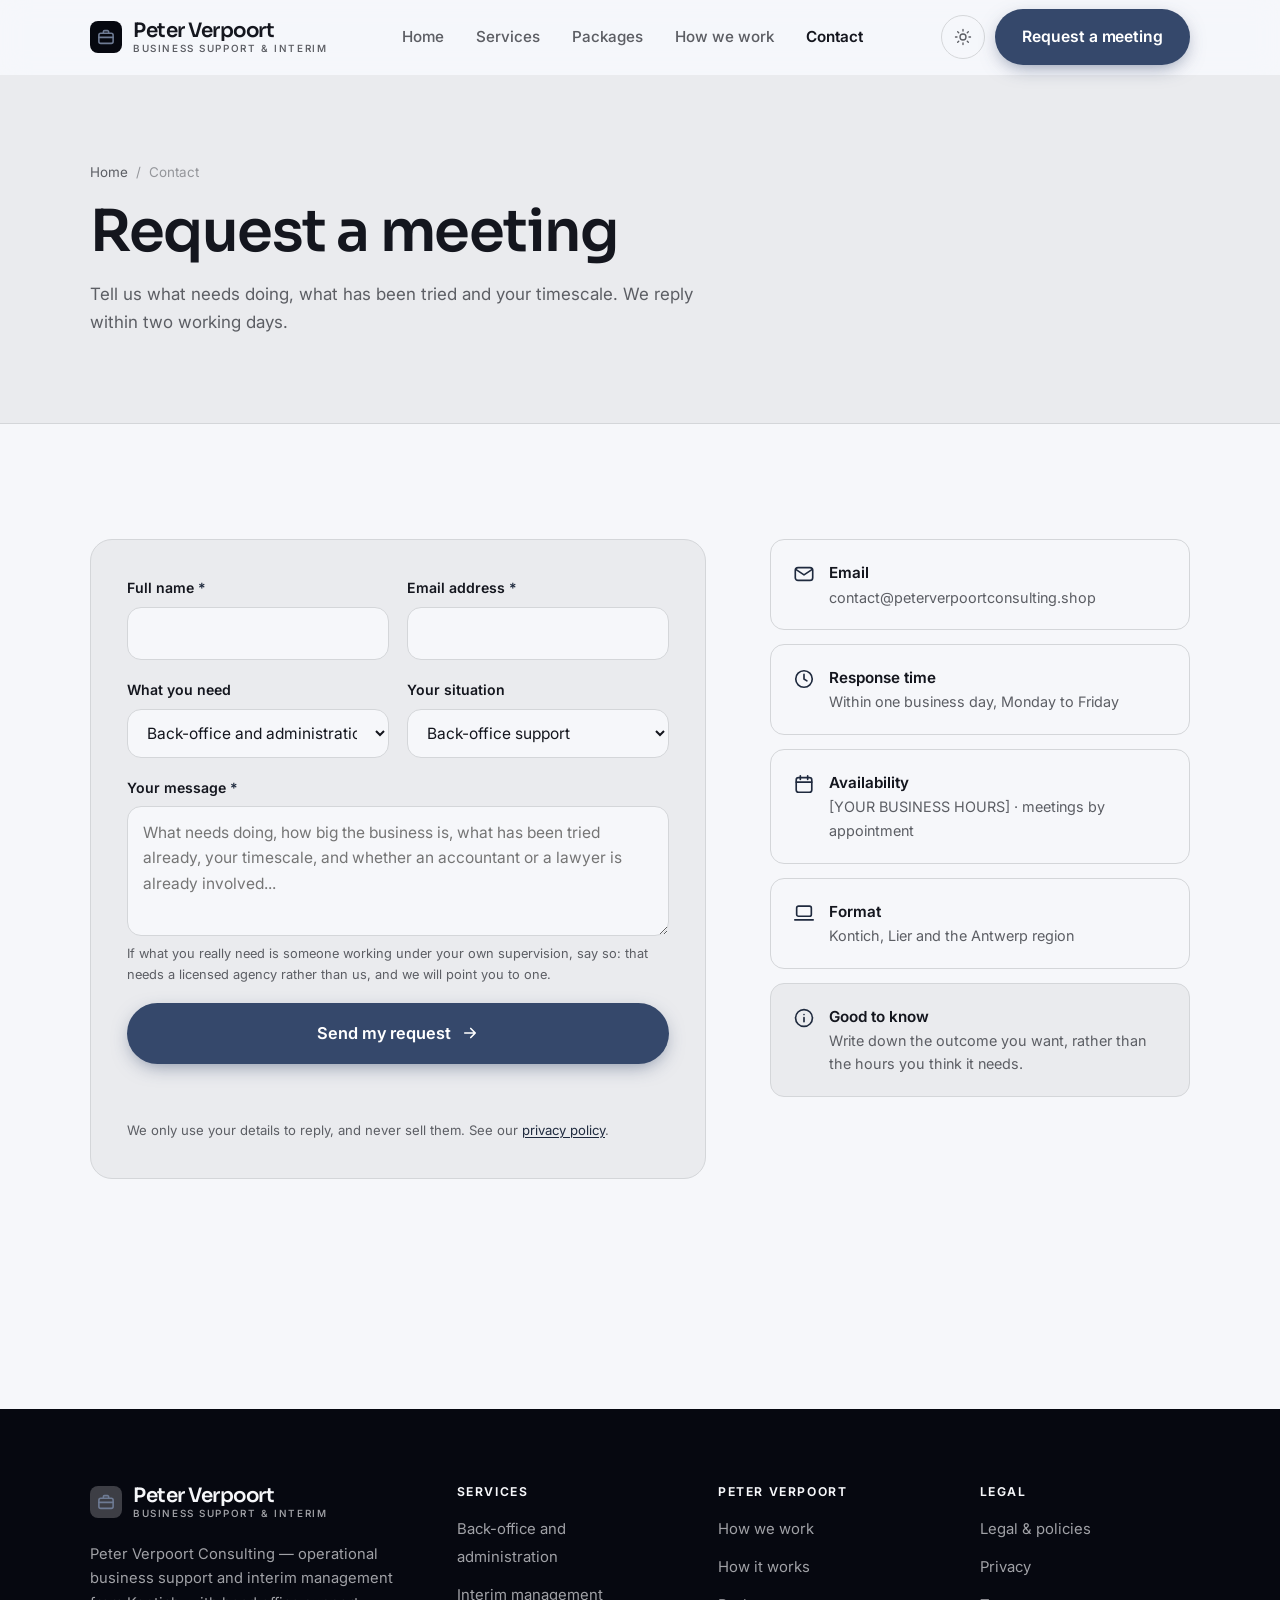
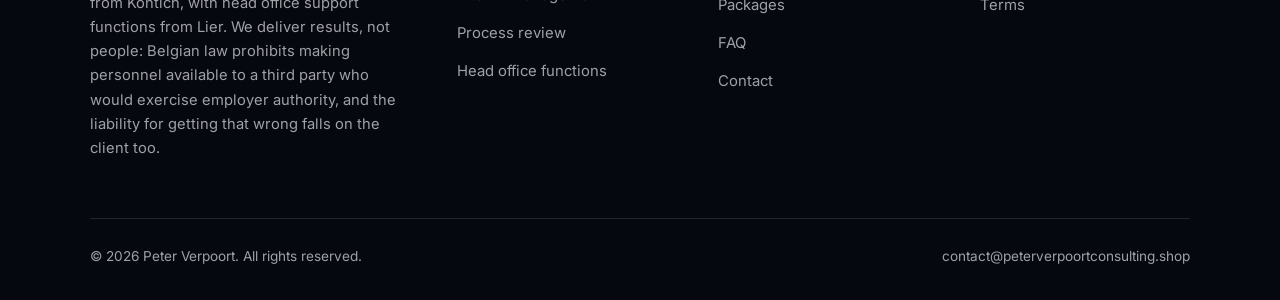
<file: contact.html>
<!DOCTYPE html>
<html lang="en" class="no-js">
<head>
<meta charset="utf-8">
<meta name="viewport" content="width=device-width, initial-scale=1">
<title>Contact — Peter Verpoort</title>
<meta name="description" content="Contact Peter Verpoort Consulting in Kontich for a first meeting. We reply within two working days.">
<link rel="canonical" href="https://peterverpoortconsulting.shop/contact.html">

<meta property="og:type" content="website">
<meta property="og:url" content="https://peterverpoortconsulting.shop/contact.html">
<meta property="og:site_name" content="Peter Verpoort">
<meta property="og:locale" content="en_US">
<meta property="og:title" content="Contact — Peter Verpoort">
<meta property="og:description" content="Contact Peter Verpoort Consulting in Kontich for a first meeting. We reply within two working days.">
<meta name="theme-color" content="#060810">

<link rel="icon" href="assets/img/favicon.svg" type="image/svg+xml">
<link rel="preconnect" href="https://fonts.googleapis.com">
<link rel="preconnect" href="https://fonts.gstatic.com" crossorigin>
<link rel="stylesheet" href="https://fonts.googleapis.com/css2?family=Sora:wght@400;500;600;700&family=Inter:wght@400..700&display=swap">
<link rel="stylesheet" href="assets/css/style.css">

<!-- Thème appliqué avant le premier rendu (évite le flash) -->
<script>
document.documentElement.classList.remove('no-js');
(function(){try{var t=localStorage.getItem('site-theme');if(t){document.documentElement.setAttribute('data-theme',t);}}catch(e){}})();
</script>
</head>

<body>
<a class="skip-link" href="#main">Skip to main content</a>

<header class="site-header">
  <nav class="wrap nav" aria-label="Main navigation">
    <a class="brand" href="index.html">
      <svg class="brand__mark" viewBox="0 0 64 64" aria-hidden="true">
        <rect class="bm-bg" width="64" height="64" rx="16"/>
        <g class="bm-ic" transform="translate(14 14) scale(1.5)" fill="none" stroke-width="2.1" stroke-linecap="round" stroke-linejoin="round"><rect x="2.5" y="7" width="19" height="13.5" rx="2.5"/><path d="M8.5 7V5a1.5 1.5 0 0 1 1.5-1.5h4A1.5 1.5 0 0 1 15.5 5v2M2.5 12.5h19"/></g>
      </svg>
      <span>Peter Verpoort<span class="brand__sub">BUSINESS SUPPORT &amp; INTERIM</span></span>
    </a>

    <ul class="nav__links" id="nav-links">
      <li><a href="index.html">Home</a></li>
      <li><a href="programs.html">Services</a></li>
      <li><a href="index.html#pricing">Packages</a></li>
      <li><a href="about.html">How we work</a></li>
      <li><a href="contact.html" aria-current="page">Contact</a></li>
      <li><a class="btn btn--primary" href="contact.html">Request a meeting</a></li>
    </ul>

    <div class="nav__cta">
      <button class="theme-toggle" type="button" aria-label="Switch to dark theme">
        <svg class="icon-sun" viewBox="0 0 24 24" fill="none" stroke="currentColor" stroke-width="1.8" stroke-linecap="round" aria-hidden="true"><circle cx="12" cy="12" r="4"/><path d="M12 2v2m0 16v2M2 12h2m16 0h2M4.9 4.9l1.4 1.4m11.4 11.4 1.4 1.4M19.1 4.9l-1.4 1.4M6.3 17.7l-1.4 1.4"/></svg>
        <svg class="icon-moon" viewBox="0 0 24 24" fill="none" stroke="currentColor" stroke-width="1.8" stroke-linecap="round" stroke-linejoin="round" aria-hidden="true"><path d="M21 12.8A9 9 0 1 1 11.2 3a7 7 0 0 0 9.8 9.8z"/></svg>
      </button>
      <a class="btn btn--primary" href="contact.html">Request a meeting</a>
      <button class="nav__toggle" type="button" aria-expanded="false" aria-controls="nav-links" aria-label="Open menu">
        <svg class="icon-open" viewBox="0 0 24 24" fill="none" stroke="currentColor" stroke-width="2" stroke-linecap="round" aria-hidden="true"><path d="M3 6h18M3 12h18M3 18h18"/></svg>
        <svg class="icon-close" viewBox="0 0 24 24" fill="none" stroke="currentColor" stroke-width="2" stroke-linecap="round" aria-hidden="true"><path d="M6 6l12 12M18 6L6 18"/></svg>
      </button>
    </div>
  </nav>
</header>

<main id="main">

<section class="page-head">
  <div class="wrap">
    <nav class="breadcrumb" aria-label="Breadcrumb">
      <a href="index.html">Home</a><span>/</span><span aria-current="page">Contact</span>
    </nav>
    <h1>Request a meeting</h1>
    <p>Tell us what needs doing, what has been tried and your timescale. We reply within two working days.</p>
  </div>
</section>

<section class="section wrap">
  <div class="form-layout">

    <!--
      FORM: the action attribute holds a placeholder id. Create a free form at
      https://formspree.io and replace VOTRE_ID_FORMSPREE. Until then, the button
      opens the visitor's email app with a pre-filled message to contact@peterverpoortconsulting.shop.
    -->
    <form class="form" id="contact-form" action="https://formspree.io/f/VOTRE_ID_FORMSPREE" method="POST"
          data-email="contact@peterverpoortconsulting.shop" data-subject="Engagement enquiry"
          data-msg-mail="Your email app will open with the message ready to send." data-msg-sending="Sending…"
          data-msg-ok="Thanks! Your message is on its way. We reply within one business day." data-msg-err="Sending failed. Please email us directly at">
      <div class="form__row">
        <div class="field">
          <label for="nom">Full name <span class="req" aria-hidden="true">*</span></label>
          <input type="text" id="nom" name="nom" autocomplete="name" required>
        </div>
        <div class="field">
          <label for="email">Email address <span class="req" aria-hidden="true">*</span></label>
          <input type="email" id="email" name="email" autocomplete="email" required>
        </div>
      </div>

      <div class="form__row">
        <div class="field">
          <label for="programme">What you need</label>
          <select id="programme" name="programme">
            <option>Back-office and administration</option>
            <option>Interim management</option>
            <option>Process review</option>
            <option>Head office functions</option>
            <option>Not sure yet</option>
          </select>
        </div>
        <div class="field">
          <label for="niveau">Your situation</label>
          <select id="niveau" name="niveau">
            <option>Back-office support</option>
            <option>An interim mandate</option>
            <option>A process review</option>
            <option>Head office functions</option>
          </select>
        </div>
      </div>

      <div class="field">
        <label for="message">Your message <span class="req" aria-hidden="true">*</span></label>
        <textarea id="message" name="message" required placeholder="What needs doing, how big the business is, what has been tried already, your timescale, and whether an accountant or a lawyer is already involved..."></textarea>
        <span class="field__hint">If what you really need is someone working under your own supervision, say so: that needs a licensed agency rather than us, and we will point you to one.</span>
      </div>

      <!-- Bot trap: hidden from humans -->
      <div class="visually-hidden" aria-hidden="true">
        <label for="site-web">Leave this field empty</label>
        <input type="text" id="site-web" name="_gotcha" tabindex="-1" autocomplete="off">
      </div>

      <button class="btn btn--primary btn--lg" type="submit">Send my request <svg viewBox="0 0 24 24" fill="none" stroke="currentColor" stroke-width="2.2" stroke-linecap="round" stroke-linejoin="round" aria-hidden="true"><path d="M5 12h14M13 6l6 6-6 6"/></svg></button>

      <p id="form-status" class="form__status" role="status" aria-live="polite"></p>

      <p class="form__note">
        We only use your details to reply, and never sell them. See our <a href="legal.html#privacy">privacy policy</a>.
      </p>
    </form>

    <aside class="contact-aside">
      <div class="contact-card">
        <svg viewBox="0 0 24 24" fill="none" stroke="currentColor" stroke-width="1.8" stroke-linecap="round" stroke-linejoin="round" aria-hidden="true"><rect x="2.5" y="5" width="19" height="14" rx="3"/><path d="M3 7l9 6 9-6"/></svg>
        <div><b>Email</b><a href="mailto:contact@peterverpoortconsulting.shop">contact@peterverpoortconsulting.shop</a></div>
      </div>
      <div class="contact-card">
        <svg viewBox="0 0 24 24" fill="none" stroke="currentColor" stroke-width="1.8" stroke-linecap="round" stroke-linejoin="round" aria-hidden="true"><circle cx="12" cy="12" r="9"/><path d="M12 7v5l3.2 2"/></svg>
        <div><b>Response time</b><span>Within one business day, Monday to Friday</span></div>
      </div>
      <div class="contact-card">
        <svg viewBox="0 0 24 24" fill="none" stroke="currentColor" stroke-width="1.8" stroke-linecap="round" stroke-linejoin="round" aria-hidden="true"><rect x="3.5" y="5" width="17" height="16" rx="2.5"/><path d="M8 3v4M16 3v4M3.5 10h17"/></svg>
        <div><b>Availability</b><span>[YOUR BUSINESS HOURS] · meetings by appointment</span></div>
      </div>
      <div class="contact-card">
        <svg viewBox="0 0 24 24" fill="none" stroke="currentColor" stroke-width="1.8" stroke-linecap="round" stroke-linejoin="round" aria-hidden="true"><rect x="4" y="4.5" width="16" height="11" rx="2"/><path d="M2 19.5h20"/></svg>
        <div><b>Format</b><span>Kontich, Lier and the Antwerp region</span></div>
      </div>
      <div class="contact-card contact-card--soft">
        <svg viewBox="0 0 24 24" fill="none" stroke="currentColor" stroke-width="1.8" stroke-linecap="round" stroke-linejoin="round" aria-hidden="true"><circle cx="12" cy="12" r="9.2"/><path d="M12 16v-4.5M12 8.2v.1"/></svg>
        <div><b>Good to know</b><span>Write down the outcome you want, rather than the hours you think it needs.</span></div>
      </div>
    </aside>

  </div>
</section>

</main>

<footer class="site-footer">
  <div class="wrap">
    <div class="footer__grid">
      <div class="footer__brand">
        <a class="brand" href="index.html">
          <svg class="brand__mark" viewBox="0 0 64 64" aria-hidden="true">
        <rect class="bm-bg" width="64" height="64" rx="16"/>
        <g class="bm-ic" transform="translate(14 14) scale(1.5)" fill="none" stroke-width="2.1" stroke-linecap="round" stroke-linejoin="round"><rect x="2.5" y="7" width="19" height="13.5" rx="2.5"/><path d="M8.5 7V5a1.5 1.5 0 0 1 1.5-1.5h4A1.5 1.5 0 0 1 15.5 5v2M2.5 12.5h19"/></g>
      </svg>
          <span>Peter Verpoort<span class="brand__sub">BUSINESS SUPPORT &amp; INTERIM</span></span>
        </a>
        <p>Peter Verpoort Consulting — operational business support and interim management from Kontich, with head office support functions from Lier. We deliver results, not people: Belgian law prohibits making personnel available to a third party who would exercise employer authority, and the liability for getting that wrong falls on the client too.</p>
      </div>

      <div class="footer__col">
        <h4>Services</h4>
        <ul>
          <li><a href="programs.html#backoffice">Back-office and administration</a></li>
          <li><a href="programs.html#interim">Interim management</a></li>
          <li><a href="programs.html#process">Process review</a></li>
          <li><a href="programs.html#headoffice">Head office functions</a></li>
        </ul>
      </div>

      <div class="footer__col">
        <h4>Peter Verpoort</h4>
        <ul>
          <li><a href="about.html">How we work</a></li>
          <li><a href="index.html#how-it-works">How it works</a></li>
          <li><a href="index.html#pricing">Packages</a></li>
          <li><a href="index.html#faq">FAQ</a></li>
          <li><a href="contact.html">Contact</a></li>
        </ul>
      </div>

      <div class="footer__col">
        <h4>Legal</h4>
        <ul>
          <li><a href="legal.html">Legal &amp; policies</a></li>
          <li><a href="legal.html#privacy">Privacy</a></li>
          <li><a href="legal.html#terms">Terms</a></li>
        </ul>
      </div>
    </div>

    <div class="footer__bottom">
      <p>© <span data-year>2026</span> Peter Verpoort. All rights reserved.</p>
      <p><a href="mailto:contact@peterverpoortconsulting.shop">contact@peterverpoortconsulting.shop</a></p>
    </div>
  </div>
</footer>

<script src="assets/js/main.js" defer></script>
</body>
</html>
</file>
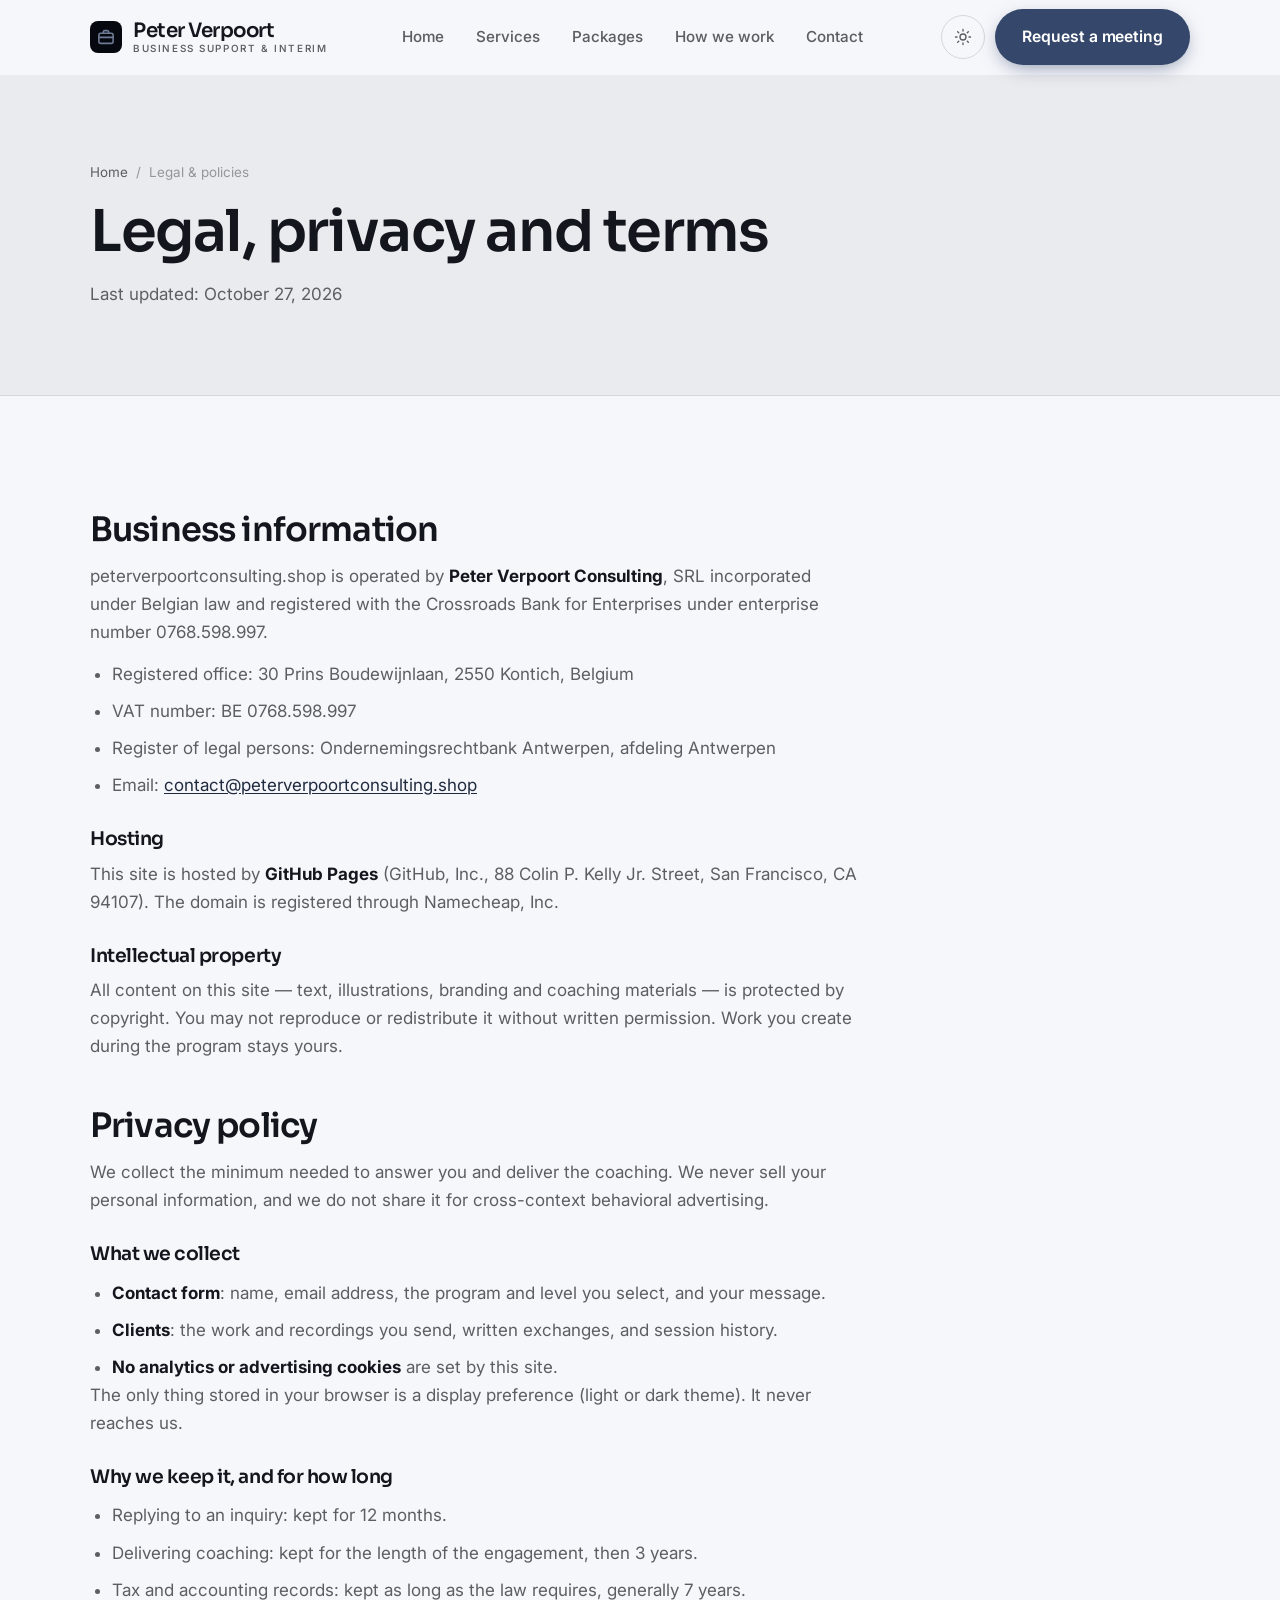
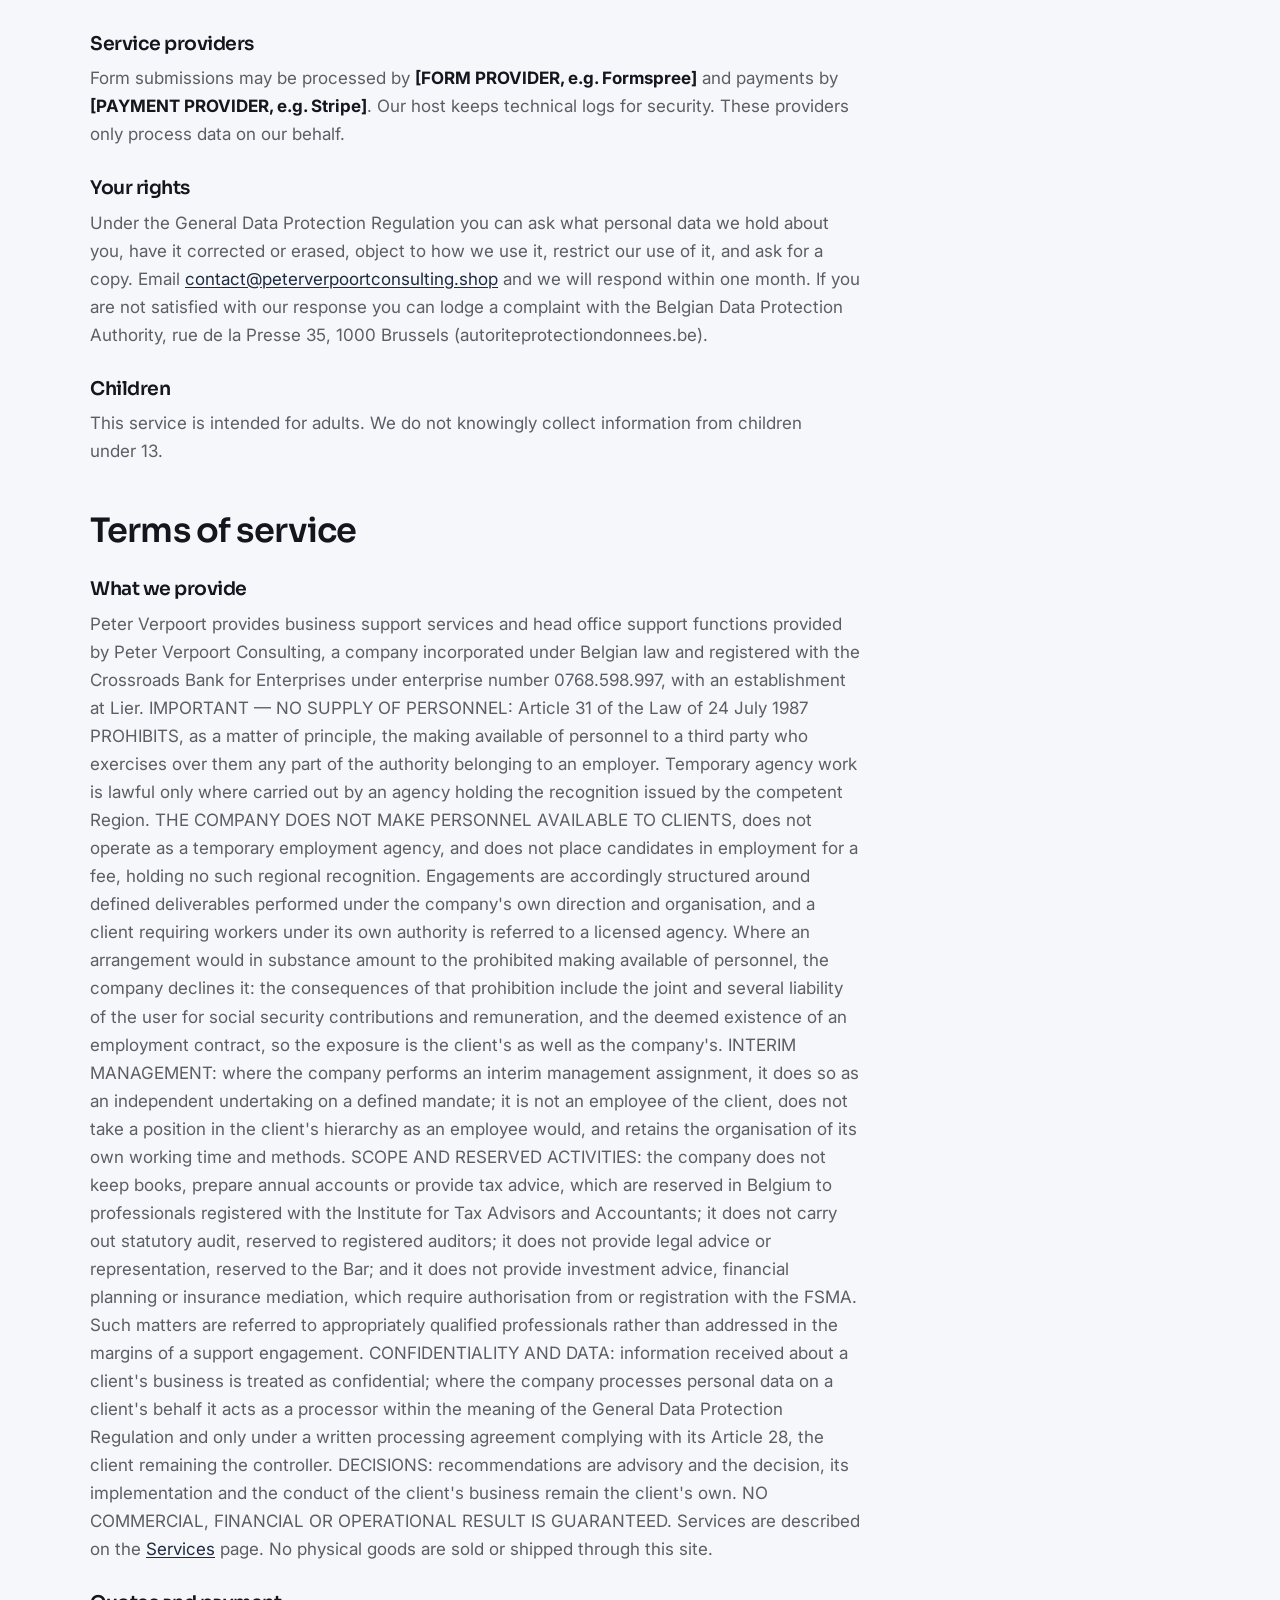
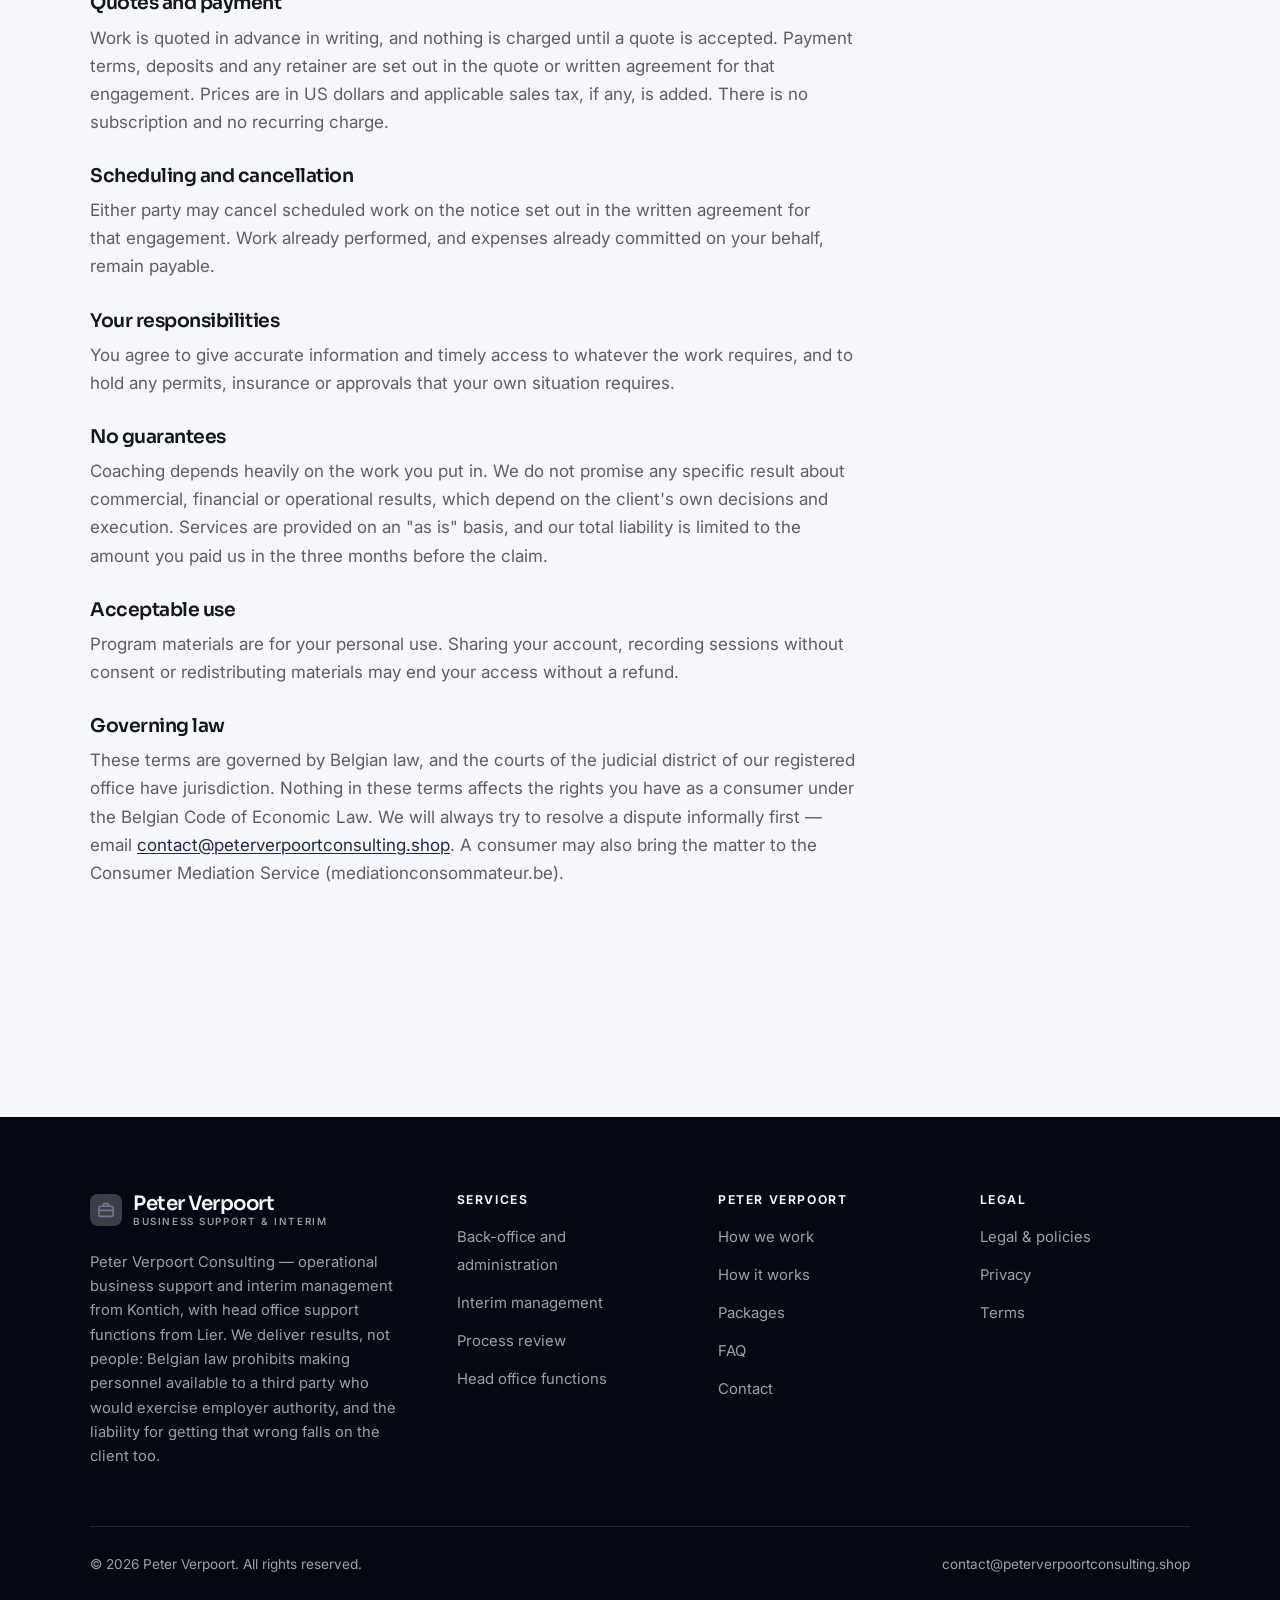
<file: legal.html>
<!DOCTYPE html>
<html lang="en" class="no-js">
<head>
<meta charset="utf-8">
<meta name="viewport" content="width=device-width, initial-scale=1">
<title>Legal, privacy and terms — Peter Verpoort</title>
<meta name="description" content="Business information, privacy policy and terms of service for Peter Verpoort.">
<meta name="robots" content="noindex">

<meta property="og:type" content="website">
<meta property="og:url" content="https://peterverpoortconsulting.shop/legal.html">
<meta property="og:site_name" content="Peter Verpoort">
<meta property="og:locale" content="en_US">
<meta property="og:title" content="Legal, privacy and terms — Peter Verpoort">
<meta property="og:description" content="Business information, privacy policy and terms of service for Peter Verpoort.">
<meta name="theme-color" content="#060810">

<link rel="icon" href="assets/img/favicon.svg" type="image/svg+xml">
<link rel="preconnect" href="https://fonts.googleapis.com">
<link rel="preconnect" href="https://fonts.gstatic.com" crossorigin>
<link rel="stylesheet" href="https://fonts.googleapis.com/css2?family=Sora:wght@400;500;600;700&family=Inter:wght@400..700&display=swap">
<link rel="stylesheet" href="assets/css/style.css">

<!-- Thème appliqué avant le premier rendu (évite le flash) -->
<script>
document.documentElement.classList.remove('no-js');
(function(){try{var t=localStorage.getItem('site-theme');if(t){document.documentElement.setAttribute('data-theme',t);}}catch(e){}})();
</script>
</head>

<body>
<a class="skip-link" href="#main">Skip to main content</a>

<header class="site-header">
  <nav class="wrap nav" aria-label="Main navigation">
    <a class="brand" href="index.html">
      <svg class="brand__mark" viewBox="0 0 64 64" aria-hidden="true">
        <rect class="bm-bg" width="64" height="64" rx="16"/>
        <g class="bm-ic" transform="translate(14 14) scale(1.5)" fill="none" stroke-width="2.1" stroke-linecap="round" stroke-linejoin="round"><rect x="2.5" y="7" width="19" height="13.5" rx="2.5"/><path d="M8.5 7V5a1.5 1.5 0 0 1 1.5-1.5h4A1.5 1.5 0 0 1 15.5 5v2M2.5 12.5h19"/></g>
      </svg>
      <span>Peter Verpoort<span class="brand__sub">BUSINESS SUPPORT &amp; INTERIM</span></span>
    </a>

    <ul class="nav__links" id="nav-links">
      <li><a href="index.html">Home</a></li>
      <li><a href="programs.html">Services</a></li>
      <li><a href="index.html#pricing">Packages</a></li>
      <li><a href="about.html">How we work</a></li>
      <li><a href="contact.html">Contact</a></li>
      <li><a class="btn btn--primary" href="contact.html">Request a meeting</a></li>
    </ul>

    <div class="nav__cta">
      <button class="theme-toggle" type="button" aria-label="Switch to dark theme">
        <svg class="icon-sun" viewBox="0 0 24 24" fill="none" stroke="currentColor" stroke-width="1.8" stroke-linecap="round" aria-hidden="true"><circle cx="12" cy="12" r="4"/><path d="M12 2v2m0 16v2M2 12h2m16 0h2M4.9 4.9l1.4 1.4m11.4 11.4 1.4 1.4M19.1 4.9l-1.4 1.4M6.3 17.7l-1.4 1.4"/></svg>
        <svg class="icon-moon" viewBox="0 0 24 24" fill="none" stroke="currentColor" stroke-width="1.8" stroke-linecap="round" stroke-linejoin="round" aria-hidden="true"><path d="M21 12.8A9 9 0 1 1 11.2 3a7 7 0 0 0 9.8 9.8z"/></svg>
      </button>
      <a class="btn btn--primary" href="contact.html">Request a meeting</a>
      <button class="nav__toggle" type="button" aria-expanded="false" aria-controls="nav-links" aria-label="Open menu">
        <svg class="icon-open" viewBox="0 0 24 24" fill="none" stroke="currentColor" stroke-width="2" stroke-linecap="round" aria-hidden="true"><path d="M3 6h18M3 12h18M3 18h18"/></svg>
        <svg class="icon-close" viewBox="0 0 24 24" fill="none" stroke="currentColor" stroke-width="2" stroke-linecap="round" aria-hidden="true"><path d="M6 6l12 12M18 6L6 18"/></svg>
      </button>
    </div>
  </nav>
</header>

<main id="main">

<section class="page-head">
  <div class="wrap">
    <nav class="breadcrumb" aria-label="Breadcrumb">
      <a href="index.html">Home</a><span>/</span><span aria-current="page">Legal &amp; policies</span>
    </nav>
    <h1>Legal, privacy and terms</h1>
    <p>Last updated: <time datetime="2026-10-27">October 27, 2026</time></p>
  </div>
</section>

<section class="section wrap">
  <div class="prose">

    <!--
      TO DO: this is a skeleton, not legal advice. Replace every [BRACKET] with
      your real details before selling, and have a lawyer review it if you can.
      Consumer protection rules differ by state.
    -->

    <h2 id="business">Business information</h2>
    <p>
      peterverpoortconsulting.shop is operated by <strong>Peter Verpoort Consulting</strong>,
      SRL incorporated under Belgian law and registered with the
      Crossroads Bank for Enterprises under enterprise number 0768.598.997.
    </p>
    <ul>
      <li>Registered office: 30 Prins Boudewijnlaan, 2550 Kontich, Belgium</li>
      <li>VAT number: BE 0768.598.997</li>
      <li>Register of legal persons: Ondernemingsrechtbank Antwerpen, afdeling Antwerpen</li>
      <li>Email: <a href="mailto:contact@peterverpoortconsulting.shop">contact@peterverpoortconsulting.shop</a></li>
    </ul>

    <h3>Hosting</h3>
    <p>
      This site is hosted by <strong>GitHub Pages</strong> (GitHub, Inc., 88 Colin P. Kelly Jr. Street,
      San Francisco, CA 94107). The domain is registered through Namecheap, Inc.
    </p>

    <h3>Intellectual property</h3>
    <p>
      All content on this site — text, illustrations, branding and coaching materials — is protected by
      copyright. You may not reproduce or redistribute it without written permission. Work you create during
      the program stays yours.
    </p>

    <h2 id="privacy">Privacy policy</h2>
    <p>
      We collect the minimum needed to answer you and deliver the coaching. We never sell your personal
      information, and we do not share it for cross-context behavioral advertising.
    </p>
    <h3>What we collect</h3>
    <ul>
      <li><strong>Contact form</strong>: name, email address, the program and level you select, and your message.</li>
      <li><strong>Clients</strong>: the work and recordings you send, written exchanges, and session history.</li>
      <li><strong>No analytics or advertising cookies</strong> are set by this site.</li>
    </ul>
    <p>
      The only thing stored in your browser is a display preference (light or dark theme). It never reaches us.
    </p>
    <h3>Why we keep it, and for how long</h3>
    <ul>
      <li>Replying to an inquiry: kept for 12 months.</li>
      <li>Delivering coaching: kept for the length of the engagement, then 3 years.</li>
      <li>Tax and accounting records: kept as long as the law requires, generally 7 years.</li>
    </ul>
    <h3>Service providers</h3>
    <p>
      Form submissions may be processed by <strong>[FORM PROVIDER, e.g. Formspree]</strong> and payments by
      <strong>[PAYMENT PROVIDER, e.g. Stripe]</strong>. Our host keeps technical logs for security. These
      providers only process data on our behalf.
    </p>
    <h3>Your rights</h3>
    <p>
      Under the General Data Protection Regulation you can ask what personal data we hold about you,
      have it corrected or erased, object to how we use it, restrict our use of it, and ask for a copy.
      Email <a href="mailto:contact@peterverpoortconsulting.shop">contact@peterverpoortconsulting.shop</a> and we will respond within one month. If you are not
      satisfied with our response you can lodge a complaint with the Belgian Data Protection Authority,
      rue de la Presse 35, 1000 Brussels (autoriteprotectiondonnees.be).
    </p>
    <h3>Children</h3>
    <p>
      This service is intended for adults. We do not knowingly collect information from children under 13.
    </p>

    <h2 id="terms">Terms of service</h2>
    <h3>What we provide</h3>
    <p>
      Peter Verpoort provides business support services and head office support functions provided by Peter Verpoort Consulting, a company incorporated under Belgian law and registered with the Crossroads Bank for Enterprises under enterprise number 0768.598.997, with an establishment at Lier. IMPORTANT — NO SUPPLY OF PERSONNEL: Article 31 of the Law of 24 July 1987 PROHIBITS, as a matter of principle, the making available of personnel to a third party who exercises over them any part of the authority belonging to an employer. Temporary agency work is lawful only where carried out by an agency holding the recognition issued by the competent Region. THE COMPANY DOES NOT MAKE PERSONNEL AVAILABLE TO CLIENTS, does not operate as a temporary employment agency, and does not place candidates in employment for a fee, holding no such regional recognition. Engagements are accordingly structured around defined deliverables performed under the company's own direction and organisation, and a client requiring workers under its own authority is referred to a licensed agency. Where an arrangement would in substance amount to the prohibited making available of personnel, the company declines it: the consequences of that prohibition include the joint and several liability of the user for social security contributions and remuneration, and the deemed existence of an employment contract, so the exposure is the client's as well as the company's. INTERIM MANAGEMENT: where the company performs an interim management assignment, it does so as an independent undertaking on a defined mandate; it is not an employee of the client, does not take a position in the client's hierarchy as an employee would, and retains the organisation of its own working time and methods. SCOPE AND RESERVED ACTIVITIES: the company does not keep books, prepare annual accounts or provide tax advice, which are reserved in Belgium to professionals registered with the Institute for Tax Advisors and Accountants; it does not carry out statutory audit, reserved to registered auditors; it does not provide legal advice or representation, reserved to the Bar; and it does not provide investment advice, financial planning or insurance mediation, which require authorisation from or registration with the FSMA. Such matters are referred to appropriately qualified professionals rather than addressed in the margins of a support engagement. CONFIDENTIALITY AND DATA: information received about a client's business is treated as confidential; where the company processes personal data on a client's behalf it acts as a processor within the meaning of the General Data Protection Regulation and only under a written processing agreement complying with its Article 28, the client remaining the controller. DECISIONS: recommendations are advisory and the decision, its implementation and the conduct of the client's business remain the client's own. NO COMMERCIAL, FINANCIAL OR OPERATIONAL RESULT IS GUARANTEED. Services are described on the
      <a href="programs.html">Services</a> page. No physical goods are sold or shipped through this site.
    </p>
    <h3>Quotes and payment</h3>
    <p>
      Work is quoted in advance in writing, and nothing is charged until a quote is accepted. Payment terms,
      deposits and any retainer are set out in the quote or written agreement for that engagement. Prices are in
      US dollars and applicable sales tax, if any, is added. There is no subscription and no recurring charge.
    </p>
    <h3>Scheduling and cancellation</h3>
    <p>
      Either party may cancel scheduled work on the notice set out in the written agreement for that engagement.
      Work already performed, and expenses already committed on your behalf, remain payable.
    </p>
    <h3>Your responsibilities</h3>
    <p>
      You agree to give accurate information and timely access to whatever the work requires, and to hold any
      permits, insurance or approvals that your own situation requires.
    </p>

    <h3>No guarantees</h3>
    <p>
      Coaching depends heavily on the work you put in. We do not promise any specific result
      about commercial, financial or operational results, which depend on the client's own decisions and execution. Services are provided on an "as is" basis, and our total
      liability is limited to the amount you paid us in the three months before the claim.
    </p>
    <h3>Acceptable use</h3>
    <p>
      Program materials are for your personal use. Sharing your account, recording sessions without consent
      or redistributing materials may end your access without a refund.
    </p>
    <h3>Governing law</h3>
    <p>
      These terms are governed by Belgian law, and the courts of the judicial district of our
      registered office have jurisdiction. Nothing in these terms affects the rights you have as a
      consumer under the Belgian Code of Economic Law. We will always try to resolve a dispute
      informally first — email <a href="mailto:contact@peterverpoortconsulting.shop">contact@peterverpoortconsulting.shop</a>. A consumer may also bring the
      matter to the Consumer Mediation Service (mediationconsommateur.be).
    </p>

  </div>
</section>

</main>

<footer class="site-footer">
  <div class="wrap">
    <div class="footer__grid">
      <div class="footer__brand">
        <a class="brand" href="index.html">
          <svg class="brand__mark" viewBox="0 0 64 64" aria-hidden="true">
        <rect class="bm-bg" width="64" height="64" rx="16"/>
        <g class="bm-ic" transform="translate(14 14) scale(1.5)" fill="none" stroke-width="2.1" stroke-linecap="round" stroke-linejoin="round"><rect x="2.5" y="7" width="19" height="13.5" rx="2.5"/><path d="M8.5 7V5a1.5 1.5 0 0 1 1.5-1.5h4A1.5 1.5 0 0 1 15.5 5v2M2.5 12.5h19"/></g>
      </svg>
          <span>Peter Verpoort<span class="brand__sub">BUSINESS SUPPORT &amp; INTERIM</span></span>
        </a>
        <p>Peter Verpoort Consulting — operational business support and interim management from Kontich, with head office support functions from Lier. We deliver results, not people: Belgian law prohibits making personnel available to a third party who would exercise employer authority, and the liability for getting that wrong falls on the client too.</p>
      </div>

      <div class="footer__col">
        <h4>Services</h4>
        <ul>
          <li><a href="programs.html#backoffice">Back-office and administration</a></li>
          <li><a href="programs.html#interim">Interim management</a></li>
          <li><a href="programs.html#process">Process review</a></li>
          <li><a href="programs.html#headoffice">Head office functions</a></li>
        </ul>
      </div>

      <div class="footer__col">
        <h4>Peter Verpoort</h4>
        <ul>
          <li><a href="about.html">How we work</a></li>
          <li><a href="index.html#how-it-works">How it works</a></li>
          <li><a href="index.html#pricing">Packages</a></li>
          <li><a href="index.html#faq">FAQ</a></li>
          <li><a href="contact.html">Contact</a></li>
        </ul>
      </div>

      <div class="footer__col">
        <h4>Legal</h4>
        <ul>
          <li><a href="legal.html">Legal &amp; policies</a></li>
          <li><a href="legal.html#privacy">Privacy</a></li>
          <li><a href="legal.html#terms">Terms</a></li>
        </ul>
      </div>
    </div>

    <div class="footer__bottom">
      <p>© <span data-year>2026</span> Peter Verpoort. All rights reserved.</p>
      <p><a href="mailto:contact@peterverpoortconsulting.shop">contact@peterverpoortconsulting.shop</a></p>
    </div>
  </div>
</footer>

<script src="assets/js/main.js" defer></script>
</body>
</html>
</file>
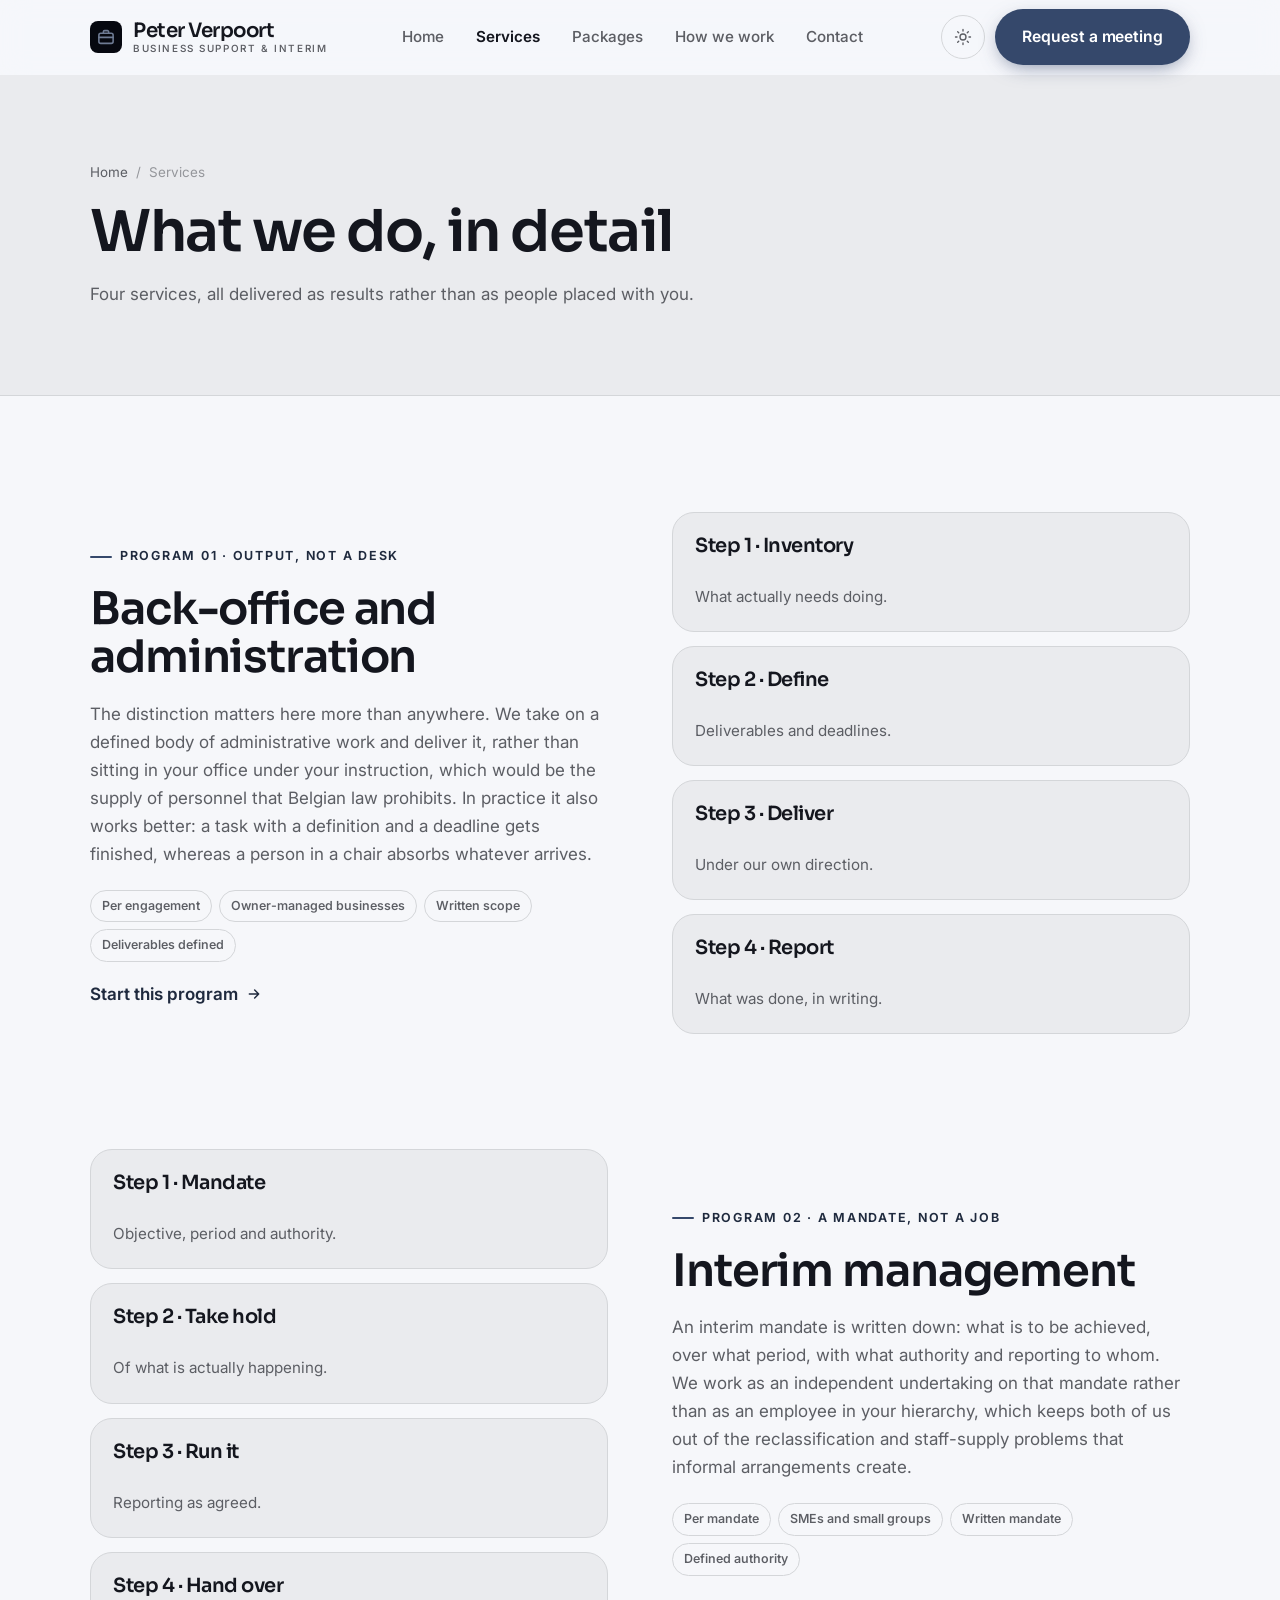
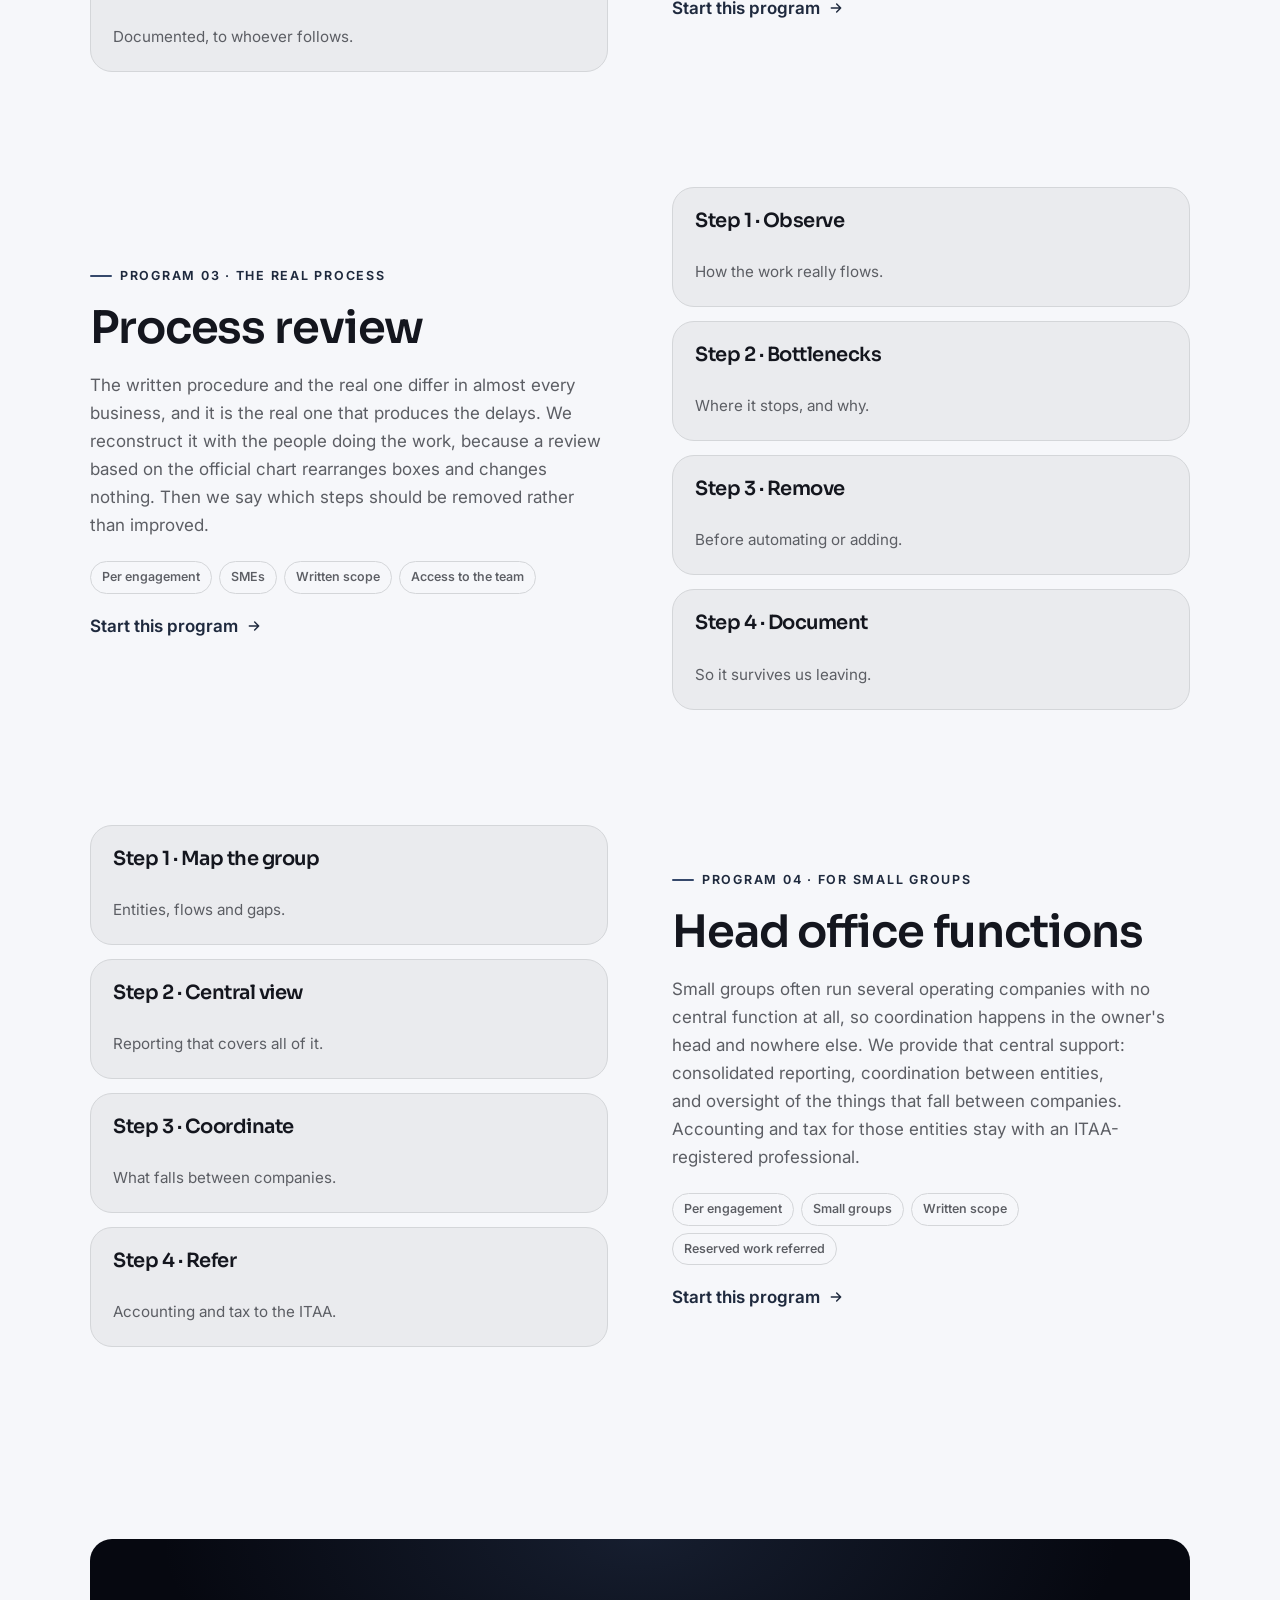
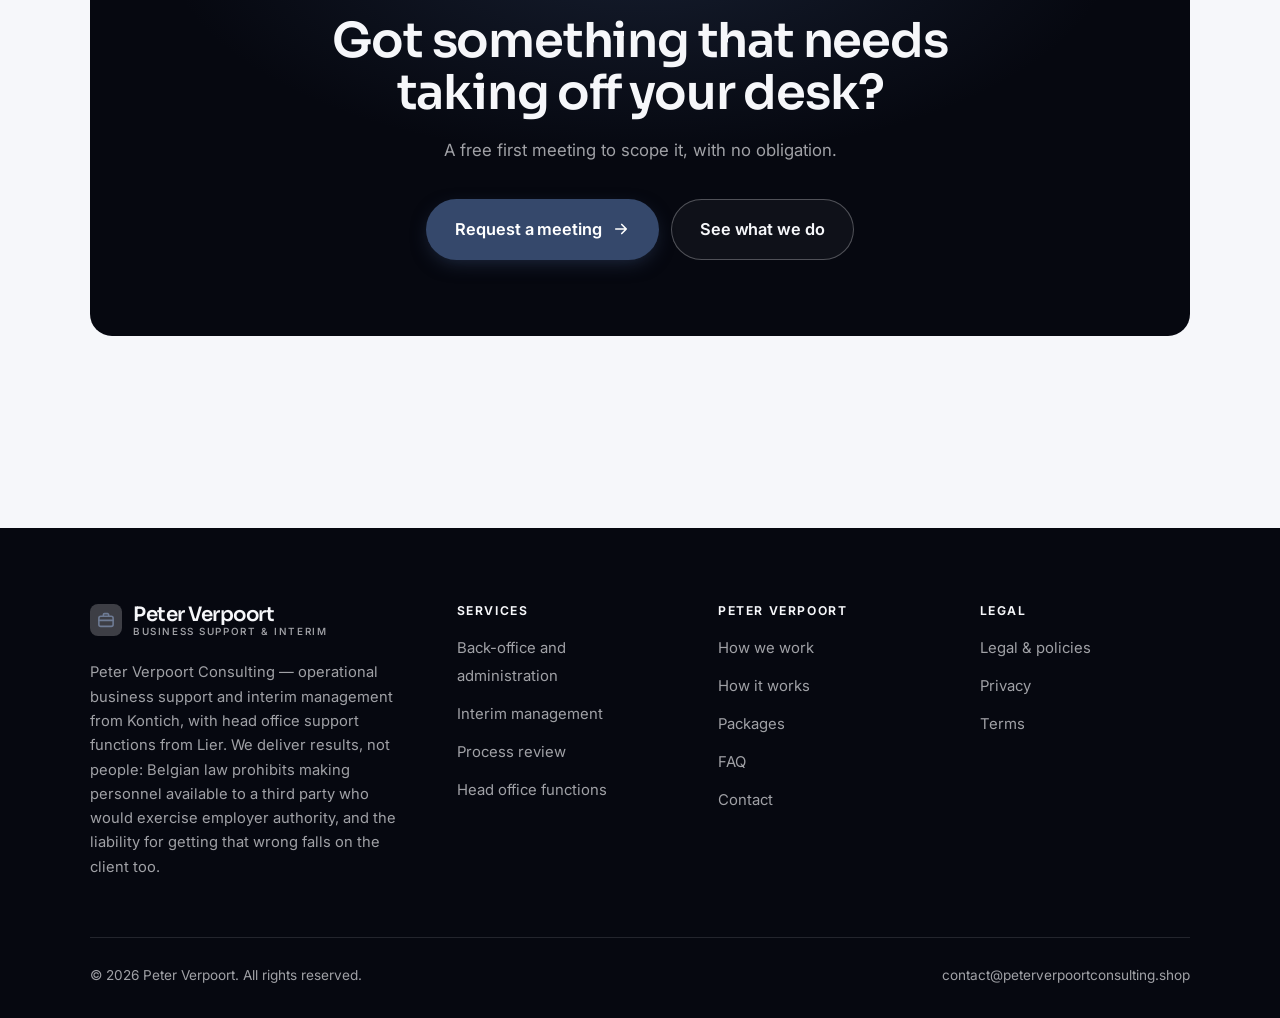
<file: programs.html>
<!DOCTYPE html>
<html lang="en" class="no-js">
<head>
<meta charset="utf-8">
<meta name="viewport" content="width=device-width, initial-scale=1">
<title>Services — Peter Verpoort</title>
<meta name="description" content="What Peter Verpoort Consulting does: back-office and administration, interim management, process review, and head office functions.">
<link rel="canonical" href="https://peterverpoortconsulting.shop/programs.html">

<meta property="og:type" content="website">
<meta property="og:url" content="https://peterverpoortconsulting.shop/programs.html">
<meta property="og:site_name" content="Peter Verpoort">
<meta property="og:locale" content="en_US">
<meta property="og:title" content="Services — Peter Verpoort">
<meta property="og:description" content="What Peter Verpoort Consulting does: back-office and administration, interim management, process review, and head office functions.">
<meta name="theme-color" content="#060810">

<link rel="icon" href="assets/img/favicon.svg" type="image/svg+xml">
<link rel="preconnect" href="https://fonts.googleapis.com">
<link rel="preconnect" href="https://fonts.gstatic.com" crossorigin>
<link rel="stylesheet" href="https://fonts.googleapis.com/css2?family=Sora:wght@400;500;600;700&family=Inter:wght@400..700&display=swap">
<link rel="stylesheet" href="assets/css/style.css">

<!-- Thème appliqué avant le premier rendu (évite le flash) -->
<script>
document.documentElement.classList.remove('no-js');
(function(){try{var t=localStorage.getItem('site-theme');if(t){document.documentElement.setAttribute('data-theme',t);}}catch(e){}})();
</script>
</head>

<body>
<a class="skip-link" href="#main">Skip to main content</a>

<header class="site-header">
  <nav class="wrap nav" aria-label="Main navigation">
    <a class="brand" href="index.html">
      <svg class="brand__mark" viewBox="0 0 64 64" aria-hidden="true">
        <rect class="bm-bg" width="64" height="64" rx="16"/>
        <g class="bm-ic" transform="translate(14 14) scale(1.5)" fill="none" stroke-width="2.1" stroke-linecap="round" stroke-linejoin="round"><rect x="2.5" y="7" width="19" height="13.5" rx="2.5"/><path d="M8.5 7V5a1.5 1.5 0 0 1 1.5-1.5h4A1.5 1.5 0 0 1 15.5 5v2M2.5 12.5h19"/></g>
      </svg>
      <span>Peter Verpoort<span class="brand__sub">BUSINESS SUPPORT &amp; INTERIM</span></span>
    </a>

    <ul class="nav__links" id="nav-links">
      <li><a href="index.html">Home</a></li>
      <li><a href="programs.html" aria-current="page">Services</a></li>
      <li><a href="index.html#pricing">Packages</a></li>
      <li><a href="about.html">How we work</a></li>
      <li><a href="contact.html">Contact</a></li>
      <li><a class="btn btn--primary" href="contact.html">Request a meeting</a></li>
    </ul>

    <div class="nav__cta">
      <button class="theme-toggle" type="button" aria-label="Switch to dark theme">
        <svg class="icon-sun" viewBox="0 0 24 24" fill="none" stroke="currentColor" stroke-width="1.8" stroke-linecap="round" aria-hidden="true"><circle cx="12" cy="12" r="4"/><path d="M12 2v2m0 16v2M2 12h2m16 0h2M4.9 4.9l1.4 1.4m11.4 11.4 1.4 1.4M19.1 4.9l-1.4 1.4M6.3 17.7l-1.4 1.4"/></svg>
        <svg class="icon-moon" viewBox="0 0 24 24" fill="none" stroke="currentColor" stroke-width="1.8" stroke-linecap="round" stroke-linejoin="round" aria-hidden="true"><path d="M21 12.8A9 9 0 1 1 11.2 3a7 7 0 0 0 9.8 9.8z"/></svg>
      </button>
      <a class="btn btn--primary" href="contact.html">Request a meeting</a>
      <button class="nav__toggle" type="button" aria-expanded="false" aria-controls="nav-links" aria-label="Open menu">
        <svg class="icon-open" viewBox="0 0 24 24" fill="none" stroke="currentColor" stroke-width="2" stroke-linecap="round" aria-hidden="true"><path d="M3 6h18M3 12h18M3 18h18"/></svg>
        <svg class="icon-close" viewBox="0 0 24 24" fill="none" stroke="currentColor" stroke-width="2" stroke-linecap="round" aria-hidden="true"><path d="M6 6l12 12M18 6L6 18"/></svg>
      </button>
    </div>
  </nav>
</header>

<main id="main">

<section class="page-head">
  <div class="wrap">
    <nav class="breadcrumb" aria-label="Breadcrumb">
      <a href="index.html">Home</a><span>/</span><span aria-current="page">Services</span>
    </nav>
    <h1>What we do, in detail</h1>
    <p>Four services, all delivered as results rather than as people placed with you.</p>
  </div>
</section>

<section class="section wrap" id="backoffice">
  <div class="split reveal">
    <div>
      <span class="eyebrow">Program 01 · Output, not a desk</span>
      <h2>Back-office and administration</h2>
      <p>The distinction matters here more than anywhere. We take on a defined body of administrative work and deliver it, rather than sitting in your office under your instruction, which would be the supply of personnel that Belgian law prohibits. In practice it also works better: a task with a definition and a deadline gets finished, whereas a person in a chair absorbs whatever arrives.</p>
      <ul class="tags"><li>Per engagement</li><li>Owner-managed businesses</li><li>Written scope</li><li>Deliverables defined</li></ul>
      <p><a class="arrow-link" href="contact.html">Start this program <svg viewBox="0 0 24 24" fill="none" stroke="currentColor" stroke-width="2.2" stroke-linecap="round" stroke-linejoin="round" aria-hidden="true"><path d="M5 12h14M13 6l6 6-6 6"/></svg></a></p>
    </div>
    <div class="grid grid--2 grid--tight">
      <article class="card card--sm">
        <h3>Step 1 · Inventory</h3>
        <p>What actually needs doing.</p>
      </article>
      <article class="card card--sm">
        <h3>Step 2 · Define</h3>
        <p>Deliverables and deadlines.</p>
      </article>
      <article class="card card--sm">
        <h3>Step 3 · Deliver</h3>
        <p>Under our own direction.</p>
      </article>
      <article class="card card--sm">
        <h3>Step 4 · Report</h3>
        <p>What was done, in writing.</p>
      </article>
    </div>
  </div>
</section>

<section class="section section--flush wrap" id="interim">
  <div class="split reveal">
    <div class="grid grid--2 grid--tight">
      <article class="card card--sm">
        <h3>Step 1 · Mandate</h3>
        <p>Objective, period and authority.</p>
      </article>
      <article class="card card--sm">
        <h3>Step 2 · Take hold</h3>
        <p>Of what is actually happening.</p>
      </article>
      <article class="card card--sm">
        <h3>Step 3 · Run it</h3>
        <p>Reporting as agreed.</p>
      </article>
      <article class="card card--sm">
        <h3>Step 4 · Hand over</h3>
        <p>Documented, to whoever follows.</p>
      </article>
    </div>
    <div>
      <span class="eyebrow">Program 02 · A mandate, not a job</span>
      <h2>Interim management</h2>
      <p>An interim mandate is written down: what is to be achieved, over what period, with what authority and reporting to whom. We work as an independent undertaking on that mandate rather than as an employee in your hierarchy, which keeps both of us out of the reclassification and staff-supply problems that informal arrangements create.</p>
      <ul class="tags"><li>Per mandate</li><li>SMEs and small groups</li><li>Written mandate</li><li>Defined authority</li></ul>
      <p><a class="arrow-link" href="contact.html">Start this program <svg viewBox="0 0 24 24" fill="none" stroke="currentColor" stroke-width="2.2" stroke-linecap="round" stroke-linejoin="round" aria-hidden="true"><path d="M5 12h14M13 6l6 6-6 6"/></svg></a></p>
    </div>
  </div>
</section>

<section class="section section--flush wrap" id="process">
  <div class="split reveal">
    <div>
      <span class="eyebrow">Program 03 · The real process</span>
      <h2>Process review</h2>
      <p>The written procedure and the real one differ in almost every business, and it is the real one that produces the delays. We reconstruct it with the people doing the work, because a review based on the official chart rearranges boxes and changes nothing. Then we say which steps should be removed rather than improved.</p>
      <ul class="tags"><li>Per engagement</li><li>SMEs</li><li>Written scope</li><li>Access to the team</li></ul>
      <p><a class="arrow-link" href="contact.html">Start this program <svg viewBox="0 0 24 24" fill="none" stroke="currentColor" stroke-width="2.2" stroke-linecap="round" stroke-linejoin="round" aria-hidden="true"><path d="M5 12h14M13 6l6 6-6 6"/></svg></a></p>
    </div>
    <div class="grid grid--2 grid--tight">
      <article class="card card--sm">
        <h3>Step 1 · Observe</h3>
        <p>How the work really flows.</p>
      </article>
      <article class="card card--sm">
        <h3>Step 2 · Bottlenecks</h3>
        <p>Where it stops, and why.</p>
      </article>
      <article class="card card--sm">
        <h3>Step 3 · Remove</h3>
        <p>Before automating or adding.</p>
      </article>
      <article class="card card--sm">
        <h3>Step 4 · Document</h3>
        <p>So it survives us leaving.</p>
      </article>
    </div>
  </div>
</section>

<section class="section section--flush wrap" id="headoffice">
  <div class="split reveal">
    <div class="grid grid--2 grid--tight">
      <article class="card card--sm">
        <h3>Step 1 · Map the group</h3>
        <p>Entities, flows and gaps.</p>
      </article>
      <article class="card card--sm">
        <h3>Step 2 · Central view</h3>
        <p>Reporting that covers all of it.</p>
      </article>
      <article class="card card--sm">
        <h3>Step 3 · Coordinate</h3>
        <p>What falls between companies.</p>
      </article>
      <article class="card card--sm">
        <h3>Step 4 · Refer</h3>
        <p>Accounting and tax to the ITAA.</p>
      </article>
    </div>
    <div>
      <span class="eyebrow">Program 04 · For small groups</span>
      <h2>Head office functions</h2>
      <p>Small groups often run several operating companies with no central function at all, so coordination happens in the owner's head and nowhere else. We provide that central support: consolidated reporting, coordination between entities, and oversight of the things that fall between companies. Accounting and tax for those entities stay with an ITAA-registered professional.</p>
      <ul class="tags"><li>Per engagement</li><li>Small groups</li><li>Written scope</li><li>Reserved work referred</li></ul>
      <p><a class="arrow-link" href="contact.html">Start this program <svg viewBox="0 0 24 24" fill="none" stroke="currentColor" stroke-width="2.2" stroke-linecap="round" stroke-linejoin="round" aria-hidden="true"><path d="M5 12h14M13 6l6 6-6 6"/></svg></a></p>
    </div>
  </div>
</section>

<section class="wrap section--tight">
  <div class="cta-band reveal">
    <h2>Got something that needs taking off your desk?</h2>
    <p>A free first meeting to scope it, with no obligation.</p>
    <div class="hero__actions">
      <a class="btn btn--primary btn--lg" href="contact.html">Request a meeting <svg viewBox="0 0 24 24" fill="none" stroke="currentColor" stroke-width="2.2" stroke-linecap="round" stroke-linejoin="round" aria-hidden="true"><path d="M5 12h14M13 6l6 6-6 6"/></svg></a>
      <a class="btn btn--on-dark btn--lg" href="programs.html">See what we do</a>
    </div>
  </div>
</section>

</main>

<footer class="site-footer">
  <div class="wrap">
    <div class="footer__grid">
      <div class="footer__brand">
        <a class="brand" href="index.html">
          <svg class="brand__mark" viewBox="0 0 64 64" aria-hidden="true">
        <rect class="bm-bg" width="64" height="64" rx="16"/>
        <g class="bm-ic" transform="translate(14 14) scale(1.5)" fill="none" stroke-width="2.1" stroke-linecap="round" stroke-linejoin="round"><rect x="2.5" y="7" width="19" height="13.5" rx="2.5"/><path d="M8.5 7V5a1.5 1.5 0 0 1 1.5-1.5h4A1.5 1.5 0 0 1 15.5 5v2M2.5 12.5h19"/></g>
      </svg>
          <span>Peter Verpoort<span class="brand__sub">BUSINESS SUPPORT &amp; INTERIM</span></span>
        </a>
        <p>Peter Verpoort Consulting — operational business support and interim management from Kontich, with head office support functions from Lier. We deliver results, not people: Belgian law prohibits making personnel available to a third party who would exercise employer authority, and the liability for getting that wrong falls on the client too.</p>
      </div>

      <div class="footer__col">
        <h4>Services</h4>
        <ul>
          <li><a href="programs.html#backoffice">Back-office and administration</a></li>
          <li><a href="programs.html#interim">Interim management</a></li>
          <li><a href="programs.html#process">Process review</a></li>
          <li><a href="programs.html#headoffice">Head office functions</a></li>
        </ul>
      </div>

      <div class="footer__col">
        <h4>Peter Verpoort</h4>
        <ul>
          <li><a href="about.html">How we work</a></li>
          <li><a href="index.html#how-it-works">How it works</a></li>
          <li><a href="index.html#pricing">Packages</a></li>
          <li><a href="index.html#faq">FAQ</a></li>
          <li><a href="contact.html">Contact</a></li>
        </ul>
      </div>

      <div class="footer__col">
        <h4>Legal</h4>
        <ul>
          <li><a href="legal.html">Legal &amp; policies</a></li>
          <li><a href="legal.html#privacy">Privacy</a></li>
          <li><a href="legal.html#terms">Terms</a></li>
        </ul>
      </div>
    </div>

    <div class="footer__bottom">
      <p>© <span data-year>2026</span> Peter Verpoort. All rights reserved.</p>
      <p><a href="mailto:contact@peterverpoortconsulting.shop">contact@peterverpoortconsulting.shop</a></p>
    </div>
  </div>
</footer>

<script src="assets/js/main.js" defer></script>
</body>
</html>
</file>
<file: assets/css/style.css>
/* Peter Verpoort — couleurs et polices de la marque.
   Modifier ces valeurs suffit à changer l'identité visuelle de tout le site. */
:root {
  --c-accent:    #35486b;
  --c-on-accent: #ffffff;
  --c-ink:       #060810;
  --c-paper:     #f6f7fa;

  --accent-ink-light: color-mix(in srgb, var(--c-accent) 58%, black);
  --accent-on-dark:   color-mix(in srgb, var(--c-accent) 72%, white);

  --font-display: "Sora", system-ui, -apple-system, "Segoe UI", sans-serif;
  --font-body: "Inter", system-ui, -apple-system, "Segoe UI", sans-serif;
  --display-weight: 600;
  --display-tracking: -.025em;
}

/* ==========================================================================
   Feuille de style commune aux sites de coaching
   Les couleurs de marque (--c-accent, --c-on-accent, --c-ink, --c-paper) et
   les polices sont définies juste au-dessus, par site. Tout le reste en dérive.
   ========================================================================== */

/* --------------------------------------------------------------------------
   1. Tokens dérivés
   -------------------------------------------------------------------------- */

:root {
  /* Thème clair */
  --paper:      var(--c-paper);
  --paper-2:    color-mix(in srgb, var(--c-paper) 95%, var(--c-ink));
  --paper-3:    color-mix(in srgb, var(--c-paper) 89%, var(--c-ink));
  --line:       color-mix(in srgb, var(--c-paper) 86%, var(--c-ink));
  --text:       color-mix(in srgb, var(--c-ink) 94%, var(--c-paper));
  --muted:      color-mix(in srgb, var(--c-ink) 64%, var(--c-paper));
  --accent:     var(--c-accent);
  --accent-600: color-mix(in srgb, var(--c-accent) 86%, black);
  --accent-ink: var(--accent-ink-light);
  --on-accent:  var(--c-on-accent);
  --ink:        var(--c-ink);
  --ink-soft:   color-mix(in srgb, var(--c-ink) 90%, white);
  --on-ink:     var(--c-paper);
  --on-ink-mut: color-mix(in srgb, var(--c-paper) 64%, var(--c-ink));
  --brand-bg:   var(--c-ink);

  /* Rayons */
  --r-sm: 8px;
  --r-md: 14px;
  --r-lg: 22px;
  --r-full: 999px;

  /* Ombres */
  --sh-1: 0 1px 2px rgba(0, 0, 0, .05), 0 2px 8px rgba(0, 0, 0, .04);
  --sh-2: 0 2px 4px rgba(0, 0, 0, .05), 0 12px 32px rgba(0, 0, 0, .09);
  --sh-3: 0 4px 8px rgba(0, 0, 0, .06), 0 24px 56px rgba(0, 0, 0, .14);

  /* Rythme */
  --gutter: clamp(16px, 4vw, 40px);
  --maxw: 1180px;
  --section-y: clamp(64px, 9vw, 124px);

  --ease: cubic-bezier(.22, .61, .36, 1);
}

/* Thème sombre — suit le système, sauf si l'utilisateur a choisi « clair » */
@media (prefers-color-scheme: dark) {
  :root:not([data-theme="light"]) {
    --paper:      var(--c-ink);
    --paper-2:    color-mix(in srgb, var(--c-ink) 92%, white);
    --paper-3:    color-mix(in srgb, var(--c-ink) 86%, white);
    --line:       color-mix(in srgb, var(--c-ink) 80%, white);
    --text:       color-mix(in srgb, var(--c-paper) 94%, var(--c-ink));
    --muted:      color-mix(in srgb, var(--c-paper) 66%, var(--c-ink));
    --accent-ink: var(--accent-on-dark);
    --ink:        color-mix(in srgb, var(--c-ink) 72%, black);
    --brand-bg:   color-mix(in srgb, var(--c-ink) 80%, white);
    --sh-1: 0 1px 2px rgba(0, 0, 0, .4), 0 2px 8px rgba(0, 0, 0, .3);
    --sh-2: 0 2px 4px rgba(0, 0, 0, .4), 0 12px 32px rgba(0, 0, 0, .45);
    --sh-3: 0 4px 8px rgba(0, 0, 0, .45), 0 24px 56px rgba(0, 0, 0, .55);
  }
}

/* Thème sombre — choix explicite */
:root[data-theme="dark"] {
  --paper:      var(--c-ink);
  --paper-2:    color-mix(in srgb, var(--c-ink) 92%, white);
  --paper-3:    color-mix(in srgb, var(--c-ink) 86%, white);
  --line:       color-mix(in srgb, var(--c-ink) 80%, white);
  --text:       color-mix(in srgb, var(--c-paper) 94%, var(--c-ink));
  --muted:      color-mix(in srgb, var(--c-paper) 66%, var(--c-ink));
  --accent-ink: var(--accent-on-dark);
  --ink:        color-mix(in srgb, var(--c-ink) 72%, black);
  --brand-bg:   color-mix(in srgb, var(--c-ink) 80%, white);
  --sh-1: 0 1px 2px rgba(0, 0, 0, .4), 0 2px 8px rgba(0, 0, 0, .3);
  --sh-2: 0 2px 4px rgba(0, 0, 0, .4), 0 12px 32px rgba(0, 0, 0, .45);
  --sh-3: 0 4px 8px rgba(0, 0, 0, .45), 0 24px 56px rgba(0, 0, 0, .55);
}

/* --------------------------------------------------------------------------
   2. Reset / base
   -------------------------------------------------------------------------- */

*, *::before, *::after { box-sizing: border-box; }

* { margin: 0; }

html {
  -webkit-text-size-adjust: 100%;
  scroll-behavior: smooth;
  scroll-padding-top: 88px;
}

body {
  background: var(--paper);
  color: var(--text);
  font-family: var(--font-body);
  font-size: 17px;
  line-height: 1.65;
  -webkit-font-smoothing: antialiased;
  text-rendering: optimizeLegibility;
  overflow-x: hidden;
}

img, svg, video { display: block; max-width: 100%; height: auto; }

a { color: inherit; text-decoration: none; }

button, input, textarea, select { font: inherit; color: inherit; }

h1, h2, h3, h4 {
  font-family: var(--font-display);
  font-weight: var(--display-weight);
  line-height: 1.08;
  letter-spacing: var(--display-tracking);
  text-wrap: balance;
}

p { text-wrap: pretty; }

:focus-visible {
  outline: 3px solid var(--accent);
  outline-offset: 3px;
  border-radius: 4px;
}

::selection { background: var(--accent); color: var(--on-accent); }

/* --------------------------------------------------------------------------
   3. Utilitaires de mise en page
   -------------------------------------------------------------------------- */

.wrap {
  width: 100%;
  max-width: var(--maxw);
  margin-inline: auto;
  padding-inline: var(--gutter);
}

.section { padding-block: var(--section-y); }
.section--flush { padding-top: 0; }
.section--tight { padding-block: clamp(48px, 6vw, 80px); }

.skip-link {
  position: absolute;
  left: 12px;
  top: -100px;
  z-index: 200;
  background: var(--accent);
  color: var(--on-accent);
  padding: 12px 20px;
  border-radius: var(--r-sm);
  font-weight: 600;
  transition: top .2s var(--ease);
}
.skip-link:focus { top: 12px; }

.eyebrow {
  display: inline-flex;
  align-items: center;
  gap: 8px;
  font-size: .78rem;
  font-weight: 650;
  letter-spacing: .14em;
  text-transform: uppercase;
  color: var(--accent-ink);
  margin-bottom: 18px;
}
.eyebrow::before {
  content: "";
  width: 22px;
  height: 2px;
  background: var(--accent);
  border-radius: 2px;
}

.section-head { max-width: 62ch; margin-bottom: clamp(36px, 5vw, 60px); }
.section-head h2 { font-size: clamp(2rem, 4.4vw, 3.1rem); }
.section-head p {
  margin-top: 18px;
  color: var(--muted);
  font-size: clamp(1rem, 1.6vw, 1.12rem);
  max-width: 58ch;
}

.section-head--center { margin-inline: auto; text-align: center; }
.section-head--center .eyebrow { justify-content: center; }
.section-head--center p { margin-inline: auto; }

/* --------------------------------------------------------------------------
   4. Boutons
   -------------------------------------------------------------------------- */

.btn {
  display: inline-flex;
  align-items: center;
  justify-content: center;
  gap: 10px;
  padding: 14px 26px;
  border: 1px solid transparent;
  border-radius: var(--r-full);
  font-weight: 620;
  font-size: .98rem;
  letter-spacing: -.005em;
  cursor: pointer;
  white-space: nowrap;
  transition: transform .18s var(--ease), background-color .18s var(--ease),
              border-color .18s var(--ease), box-shadow .18s var(--ease), color .18s var(--ease);
}
.btn:hover { transform: translateY(-2px); }
.btn:active { transform: translateY(0); }

.btn--primary {
  background: var(--accent);
  color: var(--on-accent);
  box-shadow: 0 6px 20px -6px color-mix(in srgb, var(--c-accent) 65%, transparent);
}
.btn--primary:hover {
  background: var(--accent-600);
  box-shadow: 0 12px 28px -8px color-mix(in srgb, var(--c-accent) 70%, transparent);
}

.btn--ghost {
  border-color: var(--line);
  background: transparent;
  color: var(--text);
}
.btn--ghost:hover { border-color: var(--accent); color: var(--accent-ink); }

.btn--on-dark {
  border-color: color-mix(in srgb, var(--c-paper) 28%, transparent);
  color: var(--on-ink);
  background: color-mix(in srgb, var(--c-paper) 4%, transparent);
}
.btn--on-dark:hover {
  border-color: color-mix(in srgb, var(--c-paper) 60%, transparent);
  background: color-mix(in srgb, var(--c-paper) 10%, transparent);
}

.btn--lg { padding: 16px 28px; font-size: 1.02rem; }
.btn--block { width: 100%; }

.btn svg { width: 18px; height: 18px; flex: none; }

@media (max-width: 420px) {
  .btn--lg { padding: 15px 22px; font-size: 1rem; white-space: normal; text-align: center; }
}

/* Lien fléché */
.arrow-link {
  display: inline-flex;
  align-items: center;
  gap: 8px;
  font-weight: 620;
  color: var(--accent-ink);
}
.arrow-link svg { width: 16px; height: 16px; transition: transform .18s var(--ease); }
.arrow-link:hover svg { transform: translateX(4px); }

/* --------------------------------------------------------------------------
   5. En-tête / navigation
   -------------------------------------------------------------------------- */

.site-header {
  position: sticky;
  top: 0;
  z-index: 100;
  background: color-mix(in srgb, var(--paper) 82%, transparent);
  backdrop-filter: saturate(180%) blur(14px);
  -webkit-backdrop-filter: saturate(180%) blur(14px);
  border-bottom: 1px solid transparent;
  transition: border-color .25s var(--ease), background-color .25s var(--ease);
}
.site-header.is-stuck {
  border-bottom-color: var(--line);
  background: color-mix(in srgb, var(--paper) 94%, transparent);
}

.nav {
  display: flex;
  align-items: center;
  justify-content: space-between;
  gap: 24px;
  height: 74px;
}

.brand {
  display: inline-flex;
  align-items: center;
  gap: 11px;
  font-family: var(--font-display);
  font-weight: var(--display-weight);
  font-size: 1.24rem;
  letter-spacing: var(--display-tracking);
  flex: none;
  line-height: 1.1;
}
.brand__mark { width: 32px; height: 32px; flex: none; }
.brand__mark .bm-bg { fill: var(--brand-bg); }
.brand__mark .bm-ic { stroke: var(--accent-on-dark); color: var(--accent-on-dark); }
.brand__sub {
  display: block;
  font-family: var(--font-body);
  font-size: .62rem;
  font-weight: 550;
  letter-spacing: .16em;
  text-transform: uppercase;
  color: var(--muted);
  margin-top: 1px;
}

.nav__links {
  display: flex;
  align-items: center;
  gap: 4px;
  list-style: none;
  padding: 0;
}
.nav__links a {
  display: block;
  padding: 9px 14px;
  border-radius: var(--r-full);
  font-size: .95rem;
  font-weight: 520;
  color: var(--muted);
  transition: color .16s var(--ease), background-color .16s var(--ease);
}
.nav__links a:hover { color: var(--text); background: var(--paper-2); }
.nav__links a[aria-current="page"] { color: var(--text); font-weight: 620; }
.nav__links .btn { display: none; }

.nav__cta { display: flex; align-items: center; gap: 10px; flex: none; }

.nav__toggle {
  display: none;
  width: 44px;
  height: 44px;
  align-items: center;
  justify-content: center;
  background: transparent;
  border: 1px solid var(--line);
  border-radius: var(--r-full);
  cursor: pointer;
}
.nav__toggle svg { width: 20px; height: 20px; }
.nav__toggle .icon-close { display: none; }
.nav__toggle[aria-expanded="true"] .icon-open { display: none; }
.nav__toggle[aria-expanded="true"] .icon-close { display: block; }

@media (max-width: 900px) {
  .nav__links, .nav__cta .btn { display: none; }
  .nav__toggle { display: inline-flex; }

  .nav__links {
    position: fixed;
    inset: 74px 0 auto;
    flex-direction: column;
    align-items: stretch;
    gap: 2px;
    padding: 20px var(--gutter) 32px;
    background: var(--paper);
    border-bottom: 1px solid var(--line);
    box-shadow: var(--sh-2);
  }
  .nav__links.is-open { display: flex; }
  .nav__links a { padding: 14px 4px; font-size: 1.1rem; border-radius: var(--r-sm); }
  .nav__links a.btn { display: inline-flex; margin-top: 14px; padding: 14px 26px; color: var(--on-accent); }
}

@media (max-width: 380px) {
  .brand__sub { display: none; }
}

/* Bouton de thème */
.theme-toggle {
  width: 44px;
  height: 44px;
  display: inline-flex;
  align-items: center;
  justify-content: center;
  background: transparent;
  border: 1px solid var(--line);
  border-radius: var(--r-full);
  cursor: pointer;
  color: var(--muted);
  transition: color .16s var(--ease), border-color .16s var(--ease);
}
.theme-toggle:hover { color: var(--text); border-color: var(--accent); }
.theme-toggle svg { width: 18px; height: 18px; }
.theme-toggle .icon-moon { display: none; }
:root[data-theme="dark"] .theme-toggle .icon-sun { display: none; }
:root[data-theme="dark"] .theme-toggle .icon-moon { display: block; }
@media (prefers-color-scheme: dark) {
  :root:not([data-theme="light"]) .theme-toggle .icon-sun { display: none; }
  :root:not([data-theme="light"]) .theme-toggle .icon-moon { display: block; }
}

/* --------------------------------------------------------------------------
   6. Hero
   -------------------------------------------------------------------------- */

.hero {
  position: relative;
  background: var(--ink);
  color: var(--on-ink);
  overflow: hidden;
  isolation: isolate;
}

/* Halo de couleur + grain léger */
.hero::before {
  content: "";
  position: absolute;
  inset: -30% -10% auto;
  height: 130%;
  background:
    radial-gradient(60% 55% at 78% 18%, color-mix(in srgb, var(--c-accent) 34%, transparent), transparent 62%),
    radial-gradient(48% 44% at 12% 88%, color-mix(in srgb, var(--c-accent) 16%, transparent), transparent 66%);
  z-index: -2;
  pointer-events: none;
}
.hero::after {
  content: "";
  position: absolute;
  inset: 0;
  background-image: url("data:image/svg+xml,%3Csvg xmlns='http://www.w3.org/2000/svg' width='160' height='160'%3E%3Cfilter id='n'%3E%3CfeTurbulence type='fractalNoise' baseFrequency='.85' numOctaves='3'/%3E%3C/filter%3E%3Crect width='160' height='160' filter='url(%23n)' opacity='.28'/%3E%3C/svg%3E");
  opacity: .45;
  mix-blend-mode: overlay;
  z-index: -1;
  pointer-events: none;
}

.hero__inner {
  display: grid;
  grid-template-columns: minmax(0, 1.05fr) minmax(0, .95fr);
  align-items: center;
  gap: clamp(32px, 5vw, 72px);
  padding-block: clamp(56px, 8vw, 110px);
}

.hero h1 {
  font-size: clamp(2.5rem, 6vw, 4.6rem);
  letter-spacing: calc(var(--display-tracking) * 1.4);
}
.hero h1 em {
  font-style: normal;
  color: var(--accent-on-dark);
  text-decoration: underline;
  text-decoration-color: color-mix(in srgb, var(--c-accent) 45%, transparent);
  text-decoration-thickness: .1em;
  text-underline-offset: .14em;
  text-decoration-skip-ink: none;
}

.hero__lede {
  margin-top: 22px;
  font-size: clamp(1.04rem, 1.9vw, 1.2rem);
  color: var(--on-ink-mut);
  max-width: 50ch;
}

.hero__actions {
  display: flex;
  flex-wrap: wrap;
  gap: 12px;
  margin-top: 34px;
}

.hero__eyebrow { color: var(--accent-on-dark); }
.hero__eyebrow::before { background: var(--accent-on-dark); }

/* Faits sur l'offre */
.hero__proof {
  display: grid;
  grid-template-columns: repeat(4, minmax(0, 1fr));
  gap: clamp(18px, 3vw, 32px);
  margin-top: 44px;
  padding: 26px 0 0;
  border-top: 1px solid color-mix(in srgb, var(--c-paper) 14%, transparent);
  list-style: none;
}
.stat__num {
  display: block;
  font-family: var(--font-display);
  font-size: clamp(1.5rem, 2.6vw, 2.05rem);
  font-weight: var(--display-weight);
  line-height: 1;
  letter-spacing: var(--display-tracking);
  white-space: nowrap;
}
.stat__label {
  display: block;
  margin-top: 7px;
  font-size: .82rem;
  line-height: 1.4;
  color: var(--on-ink-mut);
}

.hero__art svg { width: 100%; height: auto; border-radius: var(--r-lg); box-shadow: var(--sh-3); }

@media (max-width: 880px) {
  .hero__inner { grid-template-columns: 1fr; }
  .hero__art { order: -1; max-width: 560px; }
}
@media (max-width: 540px) {
  .hero__proof { grid-template-columns: repeat(2, minmax(0, 1fr)); }
}

/* --------------------------------------------------------------------------
   7. Bandeau défilant
   -------------------------------------------------------------------------- */

.marquee {
  background: var(--ink-soft);
  color: var(--on-ink-mut);
  border-top: 1px solid color-mix(in srgb, var(--c-paper) 8%, transparent);
  padding-block: 18px;
  overflow: hidden;
  white-space: nowrap;
  mask-image: linear-gradient(90deg, transparent, #000 8%, #000 92%, transparent);
  -webkit-mask-image: linear-gradient(90deg, transparent, #000 8%, #000 92%, transparent);
}
.marquee__track {
  display: inline-flex;
  gap: 42px;
  align-items: center;
  animation: marquee 38s linear infinite;
  font-size: .86rem;
  letter-spacing: .12em;
  text-transform: uppercase;
  font-weight: 560;
}
.marquee__track span { display: inline-flex; align-items: center; gap: 42px; }
.marquee__track span::after {
  content: "";
  width: 5px; height: 5px;
  border-radius: 50%;
  background: var(--accent);
  opacity: .8;
}
@keyframes marquee { to { transform: translateX(-50%); } }

/* --------------------------------------------------------------------------
   8. Grilles de cartes
   -------------------------------------------------------------------------- */

.grid {
  display: grid;
  gap: clamp(16px, 2.2vw, 26px);
}
.grid--2 { grid-template-columns: repeat(auto-fit, minmax(min(100%, 260px), 1fr)); }
.grid--3 { grid-template-columns: repeat(auto-fit, minmax(min(100%, 270px), 1fr)); }
.grid--4 { grid-template-columns: repeat(auto-fit, minmax(min(100%, 230px), 1fr)); }
.grid--tight { gap: 14px; }

.card {
  position: relative;
  display: flex;
  flex-direction: column;
  padding: 28px;
  background: var(--paper-2);
  border: 1px solid var(--line);
  border-radius: var(--r-lg);
  transition: transform .22s var(--ease), box-shadow .22s var(--ease), border-color .22s var(--ease);
}
a.card:hover, .card--lift:hover {
  transform: translateY(-5px);
  box-shadow: var(--sh-2);
  border-color: color-mix(in srgb, var(--c-accent) 45%, var(--line));
}
.card--sm { padding: 22px; }
.card--sm h3 { font-size: 1rem; }
.card__icon {
  width: 52px;
  height: 52px;
  display: grid;
  place-items: center;
  border-radius: var(--r-md);
  background: color-mix(in srgb, var(--c-accent) 15%, transparent);
  color: var(--accent-ink);
  margin-bottom: 20px;
}
.card__icon svg { width: 26px; height: 26px; }
.card h3 { font-size: 1.22rem; margin-bottom: 10px; }
.card p { color: var(--muted); font-size: .95rem; }
.card .arrow-link { margin-top: auto; padding-top: 18px; font-size: .92rem; }

.tags {
  list-style: none;
  padding: 0;
  margin: 18px 0 0;
  display: flex;
  flex-wrap: wrap;
  gap: 7px;
}
.tags li {
  font-size: .78rem;
  font-weight: 560;
  padding: 5px 11px;
  border-radius: var(--r-full);
  background: var(--paper);
  border: 1px solid var(--line);
  color: var(--muted);
}

/* --------------------------------------------------------------------------
   9. Méthode (étapes)
   -------------------------------------------------------------------------- */

.steps { counter-reset: step; }
.step {
  position: relative;
  padding: 30px 26px 26px;
  background: var(--paper);
  border: 1px solid var(--line);
  border-radius: var(--r-lg);
}
.step::before {
  counter-increment: step;
  content: "0" counter(step);
  display: block;
  font-family: var(--font-display);
  font-size: 2.6rem;
  font-weight: var(--display-weight);
  line-height: 1;
  letter-spacing: var(--display-tracking);
  color: color-mix(in srgb, var(--c-accent) 55%, var(--paper));
  margin-bottom: 16px;
}
.step h3 { font-size: 1.12rem; margin-bottom: 9px; }
.step p { color: var(--muted); font-size: .93rem; }

/* --------------------------------------------------------------------------
   10. Tarifs
   -------------------------------------------------------------------------- */

.plans { align-items: start; }

.plan {
  display: flex;
  flex-direction: column;
  padding: 32px 28px;
  background: var(--paper);
  border: 1px solid var(--line);
  border-radius: var(--r-lg);
  height: 100%;
  position: relative;
}
.plan--featured {
  background: var(--ink);
  color: var(--on-ink);
  border-color: var(--ink);
  box-shadow: var(--sh-3);
}
.plan--featured .plan__desc,
.plan--featured .plan__period,
.plan--featured .plan__features li { color: var(--on-ink-mut); }
.plan--featured .plan__features li::before { color: var(--accent-on-dark); }

.plan__tag {
  position: absolute;
  top: 18px;
  right: 18px;
  font-size: .7rem;
  font-weight: 680;
  letter-spacing: .1em;
  text-transform: uppercase;
  padding: 5px 12px;
  border-radius: var(--r-full);
  background: var(--accent);
  color: var(--on-accent);
}

.plan h3 { font-size: 1.3rem; }
.plan--featured h3 { padding-right: 120px; }
.plan__desc { margin-top: 8px; color: var(--muted); font-size: .92rem; min-height: 2.8em; }

.plan__price {
  display: flex;
  align-items: baseline;
  gap: 6px;
  margin: 22px 0 4px;
  font-family: var(--font-display);
  font-size: clamp(2.2rem, 4vw, 2.9rem);
  font-weight: var(--display-weight);
  letter-spacing: var(--display-tracking);
  line-height: 1;
}
.plan__period { font-family: var(--font-body); font-size: .9rem; font-weight: 450; color: var(--muted); letter-spacing: 0; }

.plan__features {
  list-style: none;
  padding: 0;
  margin: 24px 0 28px;
  display: grid;
  gap: 11px;
  flex: 1;
}
.plan__features li {
  display: grid;
  grid-template-columns: 20px 1fr;
  gap: 10px;
  font-size: .93rem;
  color: var(--muted);
  align-items: start;
}
.plan__features li::before {
  content: "✓";
  color: var(--accent-ink);
  font-weight: 700;
  line-height: 1.5;
}

.plans-note { text-align: center; margin-top: 26px; font-size: .88rem; color: var(--muted); }

/* --------------------------------------------------------------------------
   11. Bloc split (texte + illustration)
   -------------------------------------------------------------------------- */

.split {
  display: grid;
  grid-template-columns: repeat(auto-fit, minmax(min(100%, 340px), 1fr));
  gap: clamp(32px, 5vw, 68px);
  align-items: center;
}
.split--top { align-items: start; }
.split__art svg { width: 100%; border-radius: var(--r-lg); box-shadow: var(--sh-2); }
.split h2 { font-size: clamp(1.9rem, 4vw, 2.8rem); }
.split p { margin-top: 18px; color: var(--muted); }
.split .tags { margin-top: 22px; }

/* --------------------------------------------------------------------------
   12. FAQ
   -------------------------------------------------------------------------- */

.faq { max-width: 780px; margin-inline: auto; }
.faq details {
  border-bottom: 1px solid var(--line);
  padding: 4px 0;
}
.faq summary {
  display: flex;
  align-items: center;
  justify-content: space-between;
  gap: 20px;
  padding: 22px 4px;
  cursor: pointer;
  list-style: none;
  font-family: var(--font-display);
  font-size: 1.08rem;
  font-weight: var(--display-weight);
  letter-spacing: var(--display-tracking);
}
.faq summary::-webkit-details-marker { display: none; }
.faq summary::after {
  content: "";
  flex: none;
  width: 13px;
  height: 13px;
  border-right: 2px solid var(--muted);
  border-bottom: 2px solid var(--muted);
  transform: rotate(45deg) translate(-3px, -3px);
  transition: transform .2s var(--ease), border-color .2s var(--ease);
}
.faq details[open] summary::after {
  transform: rotate(225deg) translate(-3px, -3px);
  border-color: var(--accent);
}
.faq details p { padding: 0 4px 24px; color: var(--muted); max-width: 66ch; }

/* --------------------------------------------------------------------------
   13. Bandeau d'appel à l'action
   -------------------------------------------------------------------------- */

.cta-band {
  position: relative;
  background: var(--ink);
  color: var(--on-ink);
  border-radius: var(--r-lg);
  padding: clamp(40px, 6vw, 76px) clamp(24px, 5vw, 64px);
  overflow: hidden;
  isolation: isolate;
  text-align: center;
}
.cta-band::before {
  content: "";
  position: absolute;
  inset: 0;
  background: radial-gradient(70% 90% at 50% 0%, color-mix(in srgb, var(--c-accent) 34%, transparent), transparent 62%);
  z-index: -1;
}
.cta-band h2 { font-size: clamp(1.9rem, 4.4vw, 3rem); }
.cta-band p {
  margin: 18px auto 0;
  max-width: 52ch;
  color: var(--on-ink-mut);
  font-size: 1.05rem;
}
.cta-band .hero__actions { justify-content: center; }

/* --------------------------------------------------------------------------
   14. Formulaire
   -------------------------------------------------------------------------- */

.form-layout {
  display: grid;
  grid-template-columns: minmax(0, 1fr) minmax(0, 420px);
  gap: clamp(32px, 5vw, 64px);
  align-items: start;
}
@media (max-width: 880px) { .form-layout { grid-template-columns: 1fr; } }

.form {
  display: grid;
  gap: 18px;
  padding: clamp(22px, 3.5vw, 36px);
  background: var(--paper-2);
  border: 1px solid var(--line);
  border-radius: var(--r-lg);
}
.form__row { display: grid; grid-template-columns: repeat(auto-fit, minmax(min(100%, 200px), 1fr)); gap: 18px; }

.field { display: grid; gap: 7px; }
.field label { font-size: .88rem; font-weight: 600; }
.field label .req { color: var(--accent-ink); }
.field input, .field textarea, .field select {
  width: 100%;
  padding: 13px 15px;
  background: var(--paper);
  border: 1px solid var(--line);
  border-radius: var(--r-md);
  font-size: .97rem;
  transition: border-color .16s var(--ease), box-shadow .16s var(--ease);
}
.field input:focus, .field textarea:focus, .field select:focus {
  outline: none;
  border-color: var(--accent);
  box-shadow: 0 0 0 3px color-mix(in srgb, var(--c-accent) 24%, transparent);
}
.field textarea { resize: vertical; min-height: 130px; }
.field__hint { font-size: .8rem; color: var(--muted); }

.form__status { font-size: .9rem; font-weight: 600; min-height: 1.4em; }
.form__note { font-size: .82rem; color: var(--muted); }
.form__note a { color: var(--accent-ink); text-decoration: underline; text-underline-offset: 2px; }

.contact-aside { display: grid; gap: 14px; }
.contact-card {
  display: flex;
  gap: 14px;
  padding: 20px 22px;
  background: var(--paper);
  border: 1px solid var(--line);
  border-radius: var(--r-md);
}
.contact-card--soft { background: var(--paper-2); }
.contact-card svg { width: 22px; height: 22px; flex: none; color: var(--accent-ink); margin-top: 3px; }
.contact-card b { display: block; font-size: .95rem; font-weight: 620; }
.contact-card span, .contact-card a { display: block; font-size: .9rem; color: var(--muted); }
.contact-card a:hover { color: var(--accent-ink); }

/* --------------------------------------------------------------------------
   15. Page interne — en-tête
   -------------------------------------------------------------------------- */

.page-head {
  background: var(--paper-2);
  border-bottom: 1px solid var(--line);
  padding-block: clamp(48px, 7vw, 86px);
}
.page-head h1 { font-size: clamp(2.2rem, 5.4vw, 3.6rem); max-width: 20ch; }
.page-head p { margin-top: 18px; color: var(--muted); max-width: 58ch; font-size: 1.06rem; }

.breadcrumb {
  display: flex;
  gap: 8px;
  align-items: center;
  font-size: .84rem;
  color: var(--muted);
  margin-bottom: 18px;
}
.breadcrumb a:hover { color: var(--accent-ink); }
.breadcrumb span { opacity: .6; }

/* --------------------------------------------------------------------------
   16. Pied de page
   -------------------------------------------------------------------------- */

.site-footer {
  background: var(--ink);
  color: var(--on-ink-mut);
  padding-block: clamp(48px, 6vw, 76px) 32px;
  margin-top: var(--section-y);
}
.site-footer .brand { color: var(--on-ink); }
.site-footer .brand__mark .bm-bg { fill: color-mix(in srgb, var(--c-ink) 78%, white); }
.site-footer .brand__sub { color: var(--on-ink-mut); }

.footer__grid {
  display: grid;
  grid-template-columns: minmax(0, 1.5fr) repeat(auto-fit, minmax(150px, 1fr));
  gap: clamp(28px, 4vw, 56px);
}
@media (max-width: 720px) { .footer__grid { grid-template-columns: 1fr 1fr; } .footer__brand { grid-column: 1 / -1; } }

.footer__brand p { margin-top: 16px; font-size: .92rem; max-width: 36ch; }
.footer__col h4 {
  font-family: var(--font-body);
  font-size: .76rem;
  font-weight: 650;
  letter-spacing: .13em;
  text-transform: uppercase;
  color: var(--on-ink);
  margin-bottom: 16px;
}
.footer__col ul { list-style: none; padding: 0; display: grid; gap: 10px; }
.footer__col a { font-size: .93rem; transition: color .16s var(--ease); }
.footer__col a:hover { color: var(--accent-on-dark); }

.footer__bottom {
  display: flex;
  flex-wrap: wrap;
  justify-content: space-between;
  gap: 14px;
  margin-top: clamp(36px, 5vw, 58px);
  padding-top: 26px;
  border-top: 1px solid color-mix(in srgb, var(--c-paper) 12%, transparent);
  font-size: .85rem;
}
.footer__bottom a:hover { color: var(--accent-on-dark); }

/* --------------------------------------------------------------------------
   17. Page 404
   -------------------------------------------------------------------------- */

.notfound {
  min-height: 62vh;
  display: grid;
  place-items: center;
  text-align: center;
  padding-block: var(--section-y);
}
.notfound__code {
  font-family: var(--font-display);
  font-size: clamp(5rem, 18vw, 11rem);
  font-weight: var(--display-weight);
  line-height: .9;
  letter-spacing: -.05em;
  color: color-mix(in srgb, var(--c-accent) 45%, var(--paper));
}
.notfound h1 { font-size: clamp(1.8rem, 4.4vw, 2.8rem); margin-top: 12px; }
.notfound p { color: var(--muted); max-width: 46ch; margin: 18px auto 0; }
.notfound .hero__actions { justify-content: center; }

/* --------------------------------------------------------------------------
   18. Contenu légal
   -------------------------------------------------------------------------- */

.prose { max-width: 70ch; }
.prose h2 { font-size: clamp(1.6rem, 3vw, 2.1rem); margin-top: 48px; margin-bottom: 14px; }
.prose h2:first-child { margin-top: 0; }
.prose h3 { font-size: 1.18rem; margin-top: 30px; margin-bottom: 10px; }
.prose p, .prose li { color: var(--muted); }
.prose p + p { margin-top: 16px; }
.prose ul { margin-top: 14px; padding-left: 22px; display: grid; gap: 9px; }
.prose a { color: var(--accent-ink); text-decoration: underline; text-underline-offset: 2px; }
.prose strong { color: var(--text); }

/* --------------------------------------------------------------------------
   19. Animations d'apparition
   -------------------------------------------------------------------------- */

.reveal {
  opacity: 0;
  transform: translateY(22px);
  transition: opacity .7s var(--ease), transform .7s var(--ease);
}
.reveal.is-in { opacity: 1; transform: none; }

.reveal-group > * {
  opacity: 0;
  transform: translateY(22px);
  transition: opacity .6s var(--ease), transform .6s var(--ease);
  transition-delay: calc(var(--i, 0) * 80ms);
}
.reveal-group.is-in > * { opacity: 1; transform: none; }

/* Sans JavaScript, tout reste visible */
.no-js .reveal, .no-js .reveal-group > * { opacity: 1; transform: none; }

@media (prefers-reduced-motion: reduce) {
  html { scroll-behavior: auto; }
  *, *::before, *::after {
    animation-duration: .001ms !important;
    animation-iteration-count: 1 !important;
    transition-duration: .001ms !important;
  }
  .reveal, .reveal-group > * { opacity: 1; transform: none; }
}

/* --------------------------------------------------------------------------
   20. Divers
   -------------------------------------------------------------------------- */

.visually-hidden {
  position: absolute;
  width: 1px; height: 1px;
  padding: 0; margin: -1px;
  overflow: hidden;
  clip: rect(0 0 0 0);
  white-space: nowrap;
  border: 0;
}
</file>
